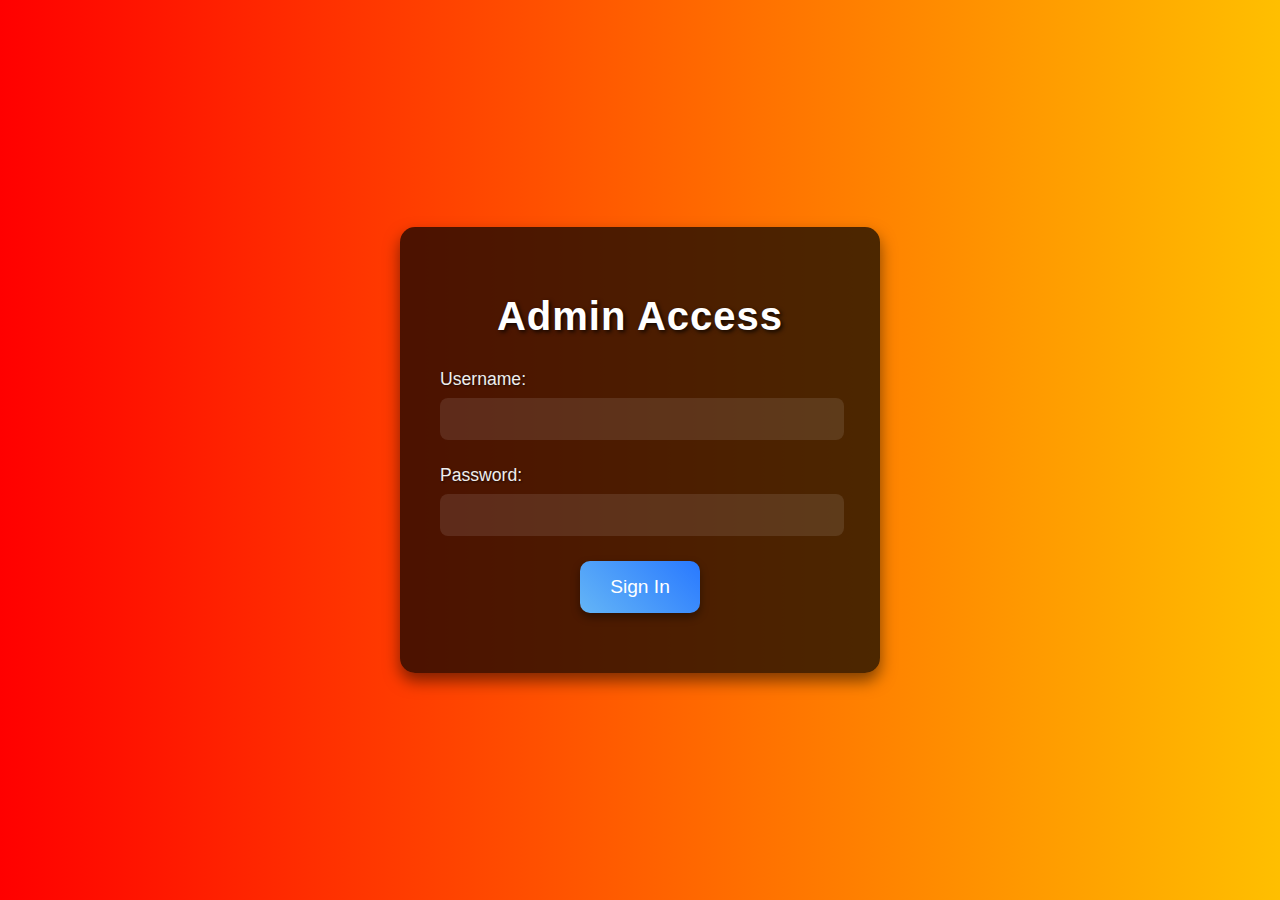
<file: adminlogin.html>
<!DOCTYPE html>
<html lang="en">
<head>
    <meta charset="UTF-8">
    <meta name="viewport" content="width=device-width, initial-scale=1.0">
    <title>Admin Login - San Andreas Roleplay: Evolved</title>
    <link rel="stylesheet" href="admin.css">
</head>
<body>
    <div class="login-container">
        <h1>Admin Access</h1>
        <form id="loginForm">
            <div class="input-group">
                <label for="username">Username:</label>
                <input type="text" id="username" name="username" required>
            </div>
            <div class="input-group">
                <label for="password">Password:</label>
                <input type="password" id="password" name="password" required>
            </div>
            <button type="submit" class="login-button">Sign In</button>
            <div id="error-message" class="error-message"></div>
        </form>
    </div>
    <script src="script.js"></script>
</body>
</html>
</file>
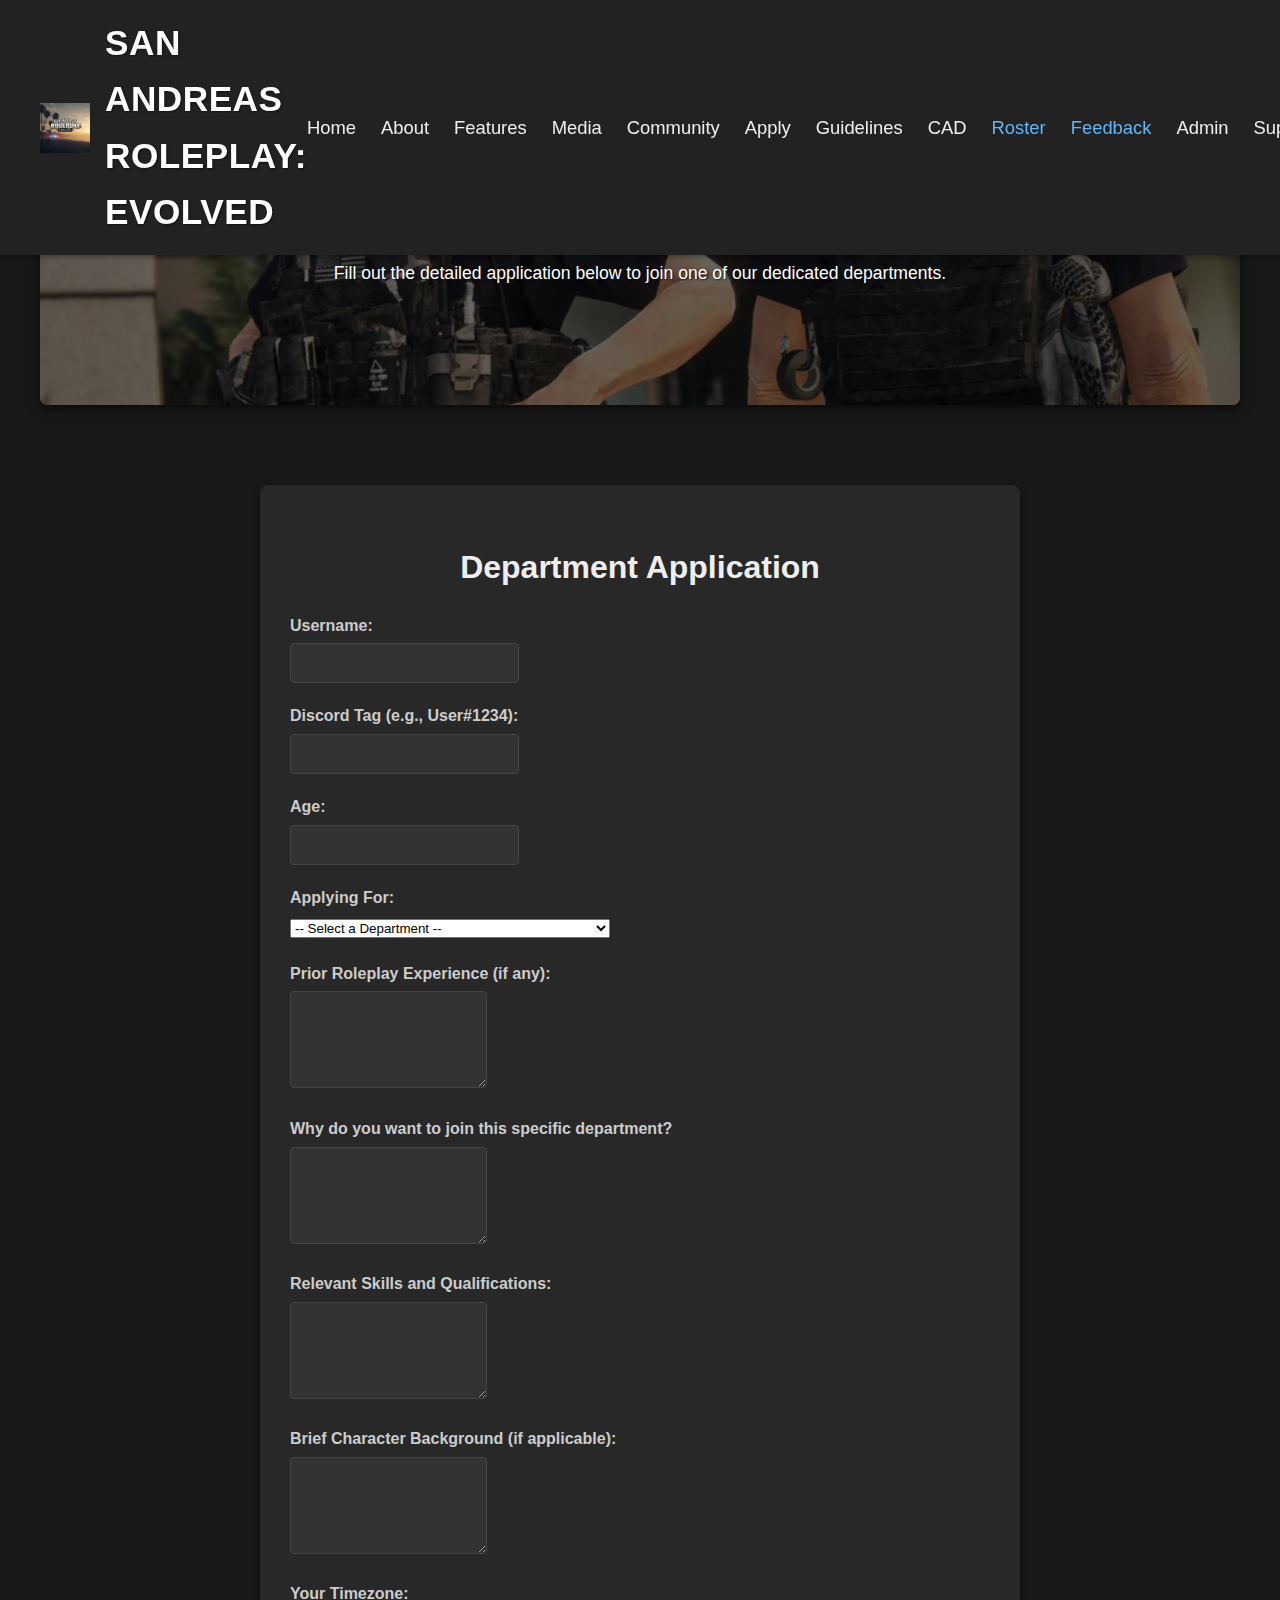
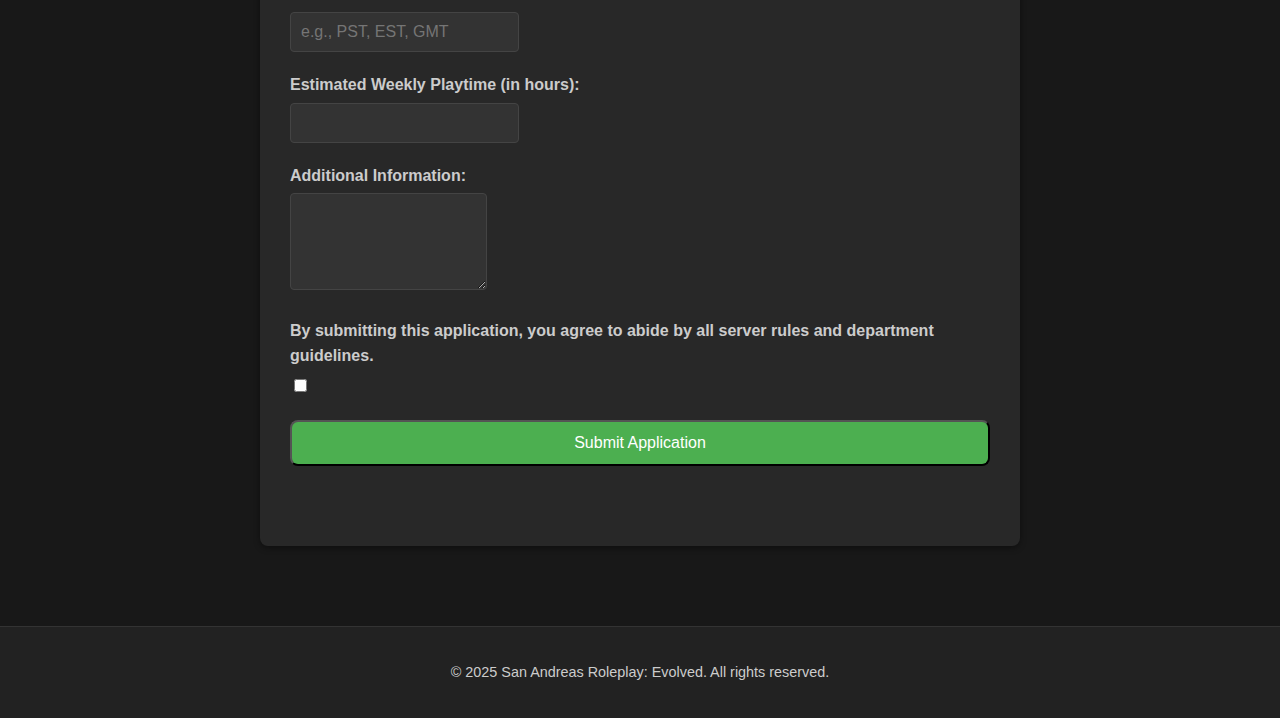
<file: apply.html>
<!DOCTYPE html>
<html lang="en">
<head>
    <meta charset="UTF-8">
    <meta name="viewport" content="width=device-width, initial-scale=1.0">
    <title>Apply - San Andreas Roleplay: Evolved</title>
    <link rel="stylesheet" href="apply.css">
    <link rel="stylesheet" href="navigation.css">
    <link rel="icon" href="images/favicon.ico" type="image/x-icon">

</head>
<body>
    <header>
        <div class="logo-container">
            <img src="images/logo.png" alt="San Andreas Roleplay: Evolved Logo" class="logo-image">
            <div class="logo-text">San Andreas Roleplay: Evolved</div>
        </div>
        <nav>
            <ul>
                <li><a href="index.html">Home</a></li>
                <li><a href="about.html">About</a></li>
                <li><a href="features.html">Features</a></li>
                <li><a href="media.html">Media</a></li>
                <li><a href="community.html">Community</a></li>
                <li><a href="apply.html">Apply</a></li>
                <li><a href="guidelines.html">Guidelines</a></li>
                <li><a href="cad.html">CAD</a></li>
                <li><a href="roster.html" class="active">Roster</a></li>
                <li><a href="feedback.html" class="active">Feedback</a></li>
                <li><a href="adminlogin.html">Admin</a></li>
                <li><a href="support.html">Support</a></li>
                        </ul>
        </nav>
    </header>

    <main>
        <section id="apply-hero">
            <div class="hero-content">
                <h1>Apply to Join a Department</h1>
                <p>Fill out the detailed application below to join one of our dedicated departments.</p>
            </div>
        </section>

        <section id="application-form" class="content-section">
            <div class="container">
                <h2>Department Application</h2>
                <form id="applicationForm">
                    <div class="form-group">
                        <label for="username">Username:</label>
                        <input type="text" id="username" name="username" required>
                    </div>
                    <div class="form-group">
                        <label for="discord">Discord Tag (e.g., User#1234):</label>
                        <input type="text" id="discord" name="discord" required>
                    </div>
                    <div class="form-group">
                        <label for="age">Age:</label>
                        <input type="number" id="age" name="age" min="13" required>
                    </div>
                    <div class="form-group">
                        <label for="department">Applying For:</label>
                        <select id="department" name="department" required>
                            <option value="">-- Select a Department --</option>
                            <option value="state-troopers">State Troopers (SAST)</option>
                            <option value="sheriffs-office">Sheriff's Office (BCSO)</option>
                            <option value="police-department">Police Department (LSPD/SSPD/BCPD)</option>
                            <option value="ems">Emergency Medical Services (SAFD/LSFD/BCFD)</option>
                            <option value="fire-department">Fire Department (SAFD/BCFD/LSFD)</option>
                            <option value="department-of-transportation">Department of Transportation (DOT)</option>
                            <option value="other">Other (Specify in Additional Information)</option>
                        </select>
                    </div>
                    <div class="form-group">
                        <label for="prior-experience">Prior Roleplay Experience (if any):</label>
                        <textarea id="prior-experience" name="prior-experience" rows="5"></textarea>
                    </div>
                    <div class="form-group">
                        <label for="why-department">Why do you want to join this specific department?</label>
                        <textarea id="why-department" name="why-department" rows="5" required></textarea>
                    </div>
                    <div class="form-group">
                        <label for="skills-qualifications">Relevant Skills and Qualifications:</label>
                        <textarea id="skills-qualifications" name="skills-qualifications" rows="5"></textarea>
                    </div>
                    <div class="form-group">
                        <label for="character-background">Brief Character Background (if applicable):</label>
                        <textarea id="character-background" name="character-background" rows="5"></textarea>
                    </div>
                    <div class="form-group">
                        <label for="timezone">Your Timezone:</label>
                        <input type="text" id="timezone" name="timezone" placeholder="e.g., PST, EST, GMT" required>
                    </div>
                    <div class="form-group">
                        <label for="playtime">Estimated Weekly Playtime (in hours):</label>
                        <input type="number" id="playtime" name="playtime" min="1" required>
                    </div>
                    <div class="form-group" id="other-department-field" style="display: none;">
                        <label for="other-department-specify">Specify Other Department:</label>
                        <input type="text" id="other-department-specify" name="other-department-specify">
                    </div>
                    <div class="form-group">
                        <label for="additional-info">Additional Information:</label>
                        <textarea id="additional-info" name="additional-info" rows="5"></textarea>
                    </div>
                    <div class="form-group">
                        <label for="agreement">By submitting this application, you agree to abide by all server rules and department guidelines.</label>
                        <input type="checkbox" id="agreement" name="agreement" required>
                    </div>
                    <button type="submit" class="button primary">Submit Application</button>
                    <div id="form-message" class="form-message"></div>
                </form>
            </div>
        </section>
    </main>

    <footer>
        <p>&copy; 2025 San Andreas Roleplay: Evolved. All rights reserved.</p>
    </footer>

    <script>
        document.addEventListener('DOMContentLoaded', () => {
            const applicationForm = document.getElementById('applicationForm');
            const formMessage = document.getElementById('form-message');
            const departmentSelect = document.getElementById('department');
            const otherDepartmentField = document.getElementById('other-department-field');
            const webhookURL = 'https://discord.com/api/webhooks/1365819110042243174/zEXp4YlDNvNfVuJSxzV5mXut9EAU_5OR7mG_yyOQ0mdzX0e7zw4iIlbvycUNS0PP504G'; // Replace with your actual webhook URL

            departmentSelect.addEventListener('change', () => {
                if (departmentSelect.value === 'other') {
                    otherDepartmentField.style.display = 'block';
                    document.getElementById('other-department-specify').setAttribute('required', '');
                } else {
                    otherDepartmentField.style.display = 'none';
                    document.getElementById('other-department-specify').removeAttribute('required');
                    document.getElementById('other-department-specify').value = ''; // Clear the field
                }
            });

            applicationForm.addEventListener('submit', async (event) => {
                event.preventDefault();

                const formData = new FormData(applicationForm);
                const applicationData = {};
                formData.forEach((value, key) => {
                    applicationData[key] = value;
                });

                const message = {
                    embeds: [{
                        title: `New Department Application - ${applicationData.department.replace(/-/g, ' ').split(' ').map(word => word.charAt(0).toUpperCase() + word.slice(1)).join(' ')}`,
                        fields: Object.entries(applicationData).map(([name, value]) => ({
                            name: name.charAt(0).toUpperCase() + name.slice(1).replace(/-/g, ' '),
                            value: value || 'Not provided',
                        })),
                        timestamp: new Date().toISOString(),
                    }],
                };

                try {
                    const response = await fetch(webhookURL, {
                        method: 'POST',
                        headers: {
                            'Content-Type': 'application/json',
                        },
                        body: JSON.stringify(message),
                    });

                    if (response.ok) {
                        formMessage.className = 'form-message success';
                        formMessage.textContent = 'Application submitted successfully! We will review it shortly. You will be contacted by a department head for further instructions!';
                        applicationForm.reset();
                        otherDepartmentField.style.display = 'none'; // Reset the 'other' field
                        document.getElementById('other-department-specify').removeAttribute('required');
                    } else {
                        formMessage.className = 'form-message error';
                        formMessage.textContent = `Failed to submit application. Error: ${response.statusText}`;
                        console.error('Discord webhook error:', response);
                    }
                } catch (error) {
                    formMessage.className = 'form-message error';
                    formMessage.textContent = 'An unexpected error occurred while submitting the application.';
                    console.error('Fetch error:', error);
                }
            });
        });
    </script>
</body>
</html>
</file>
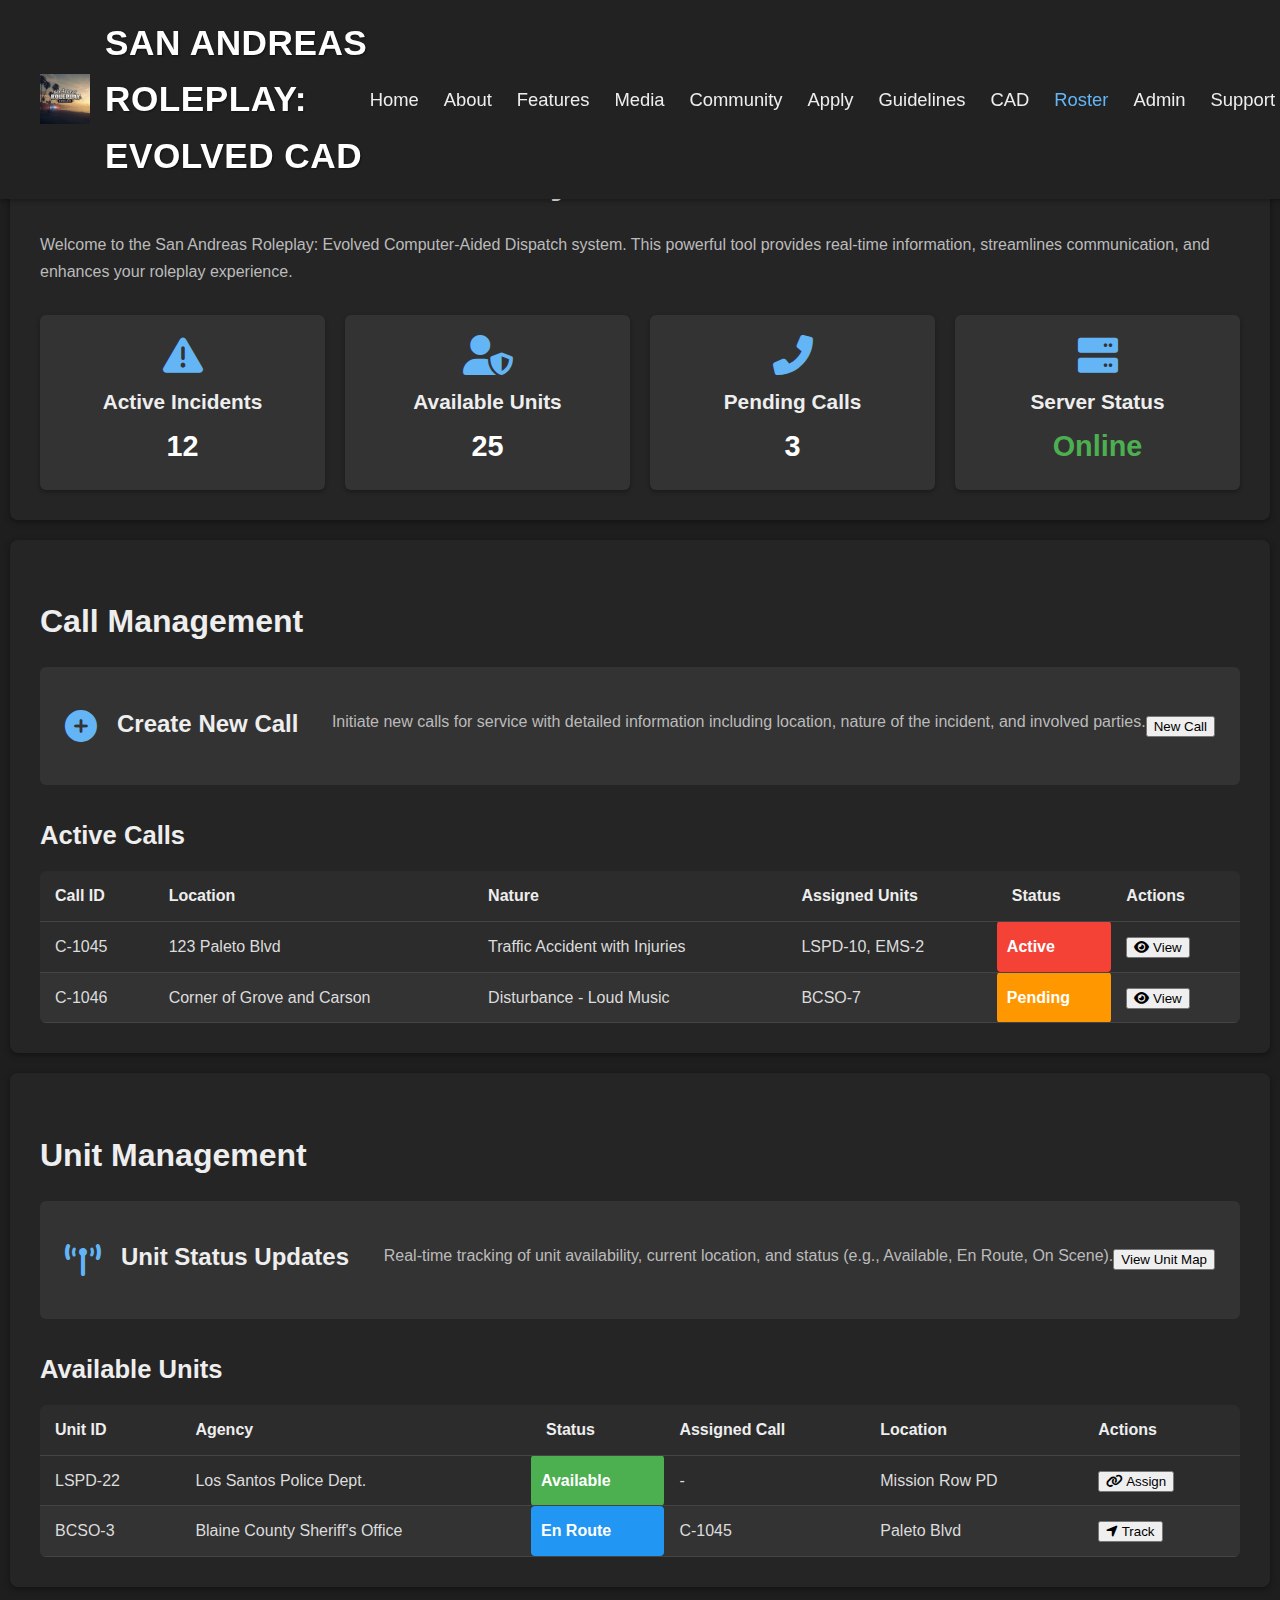
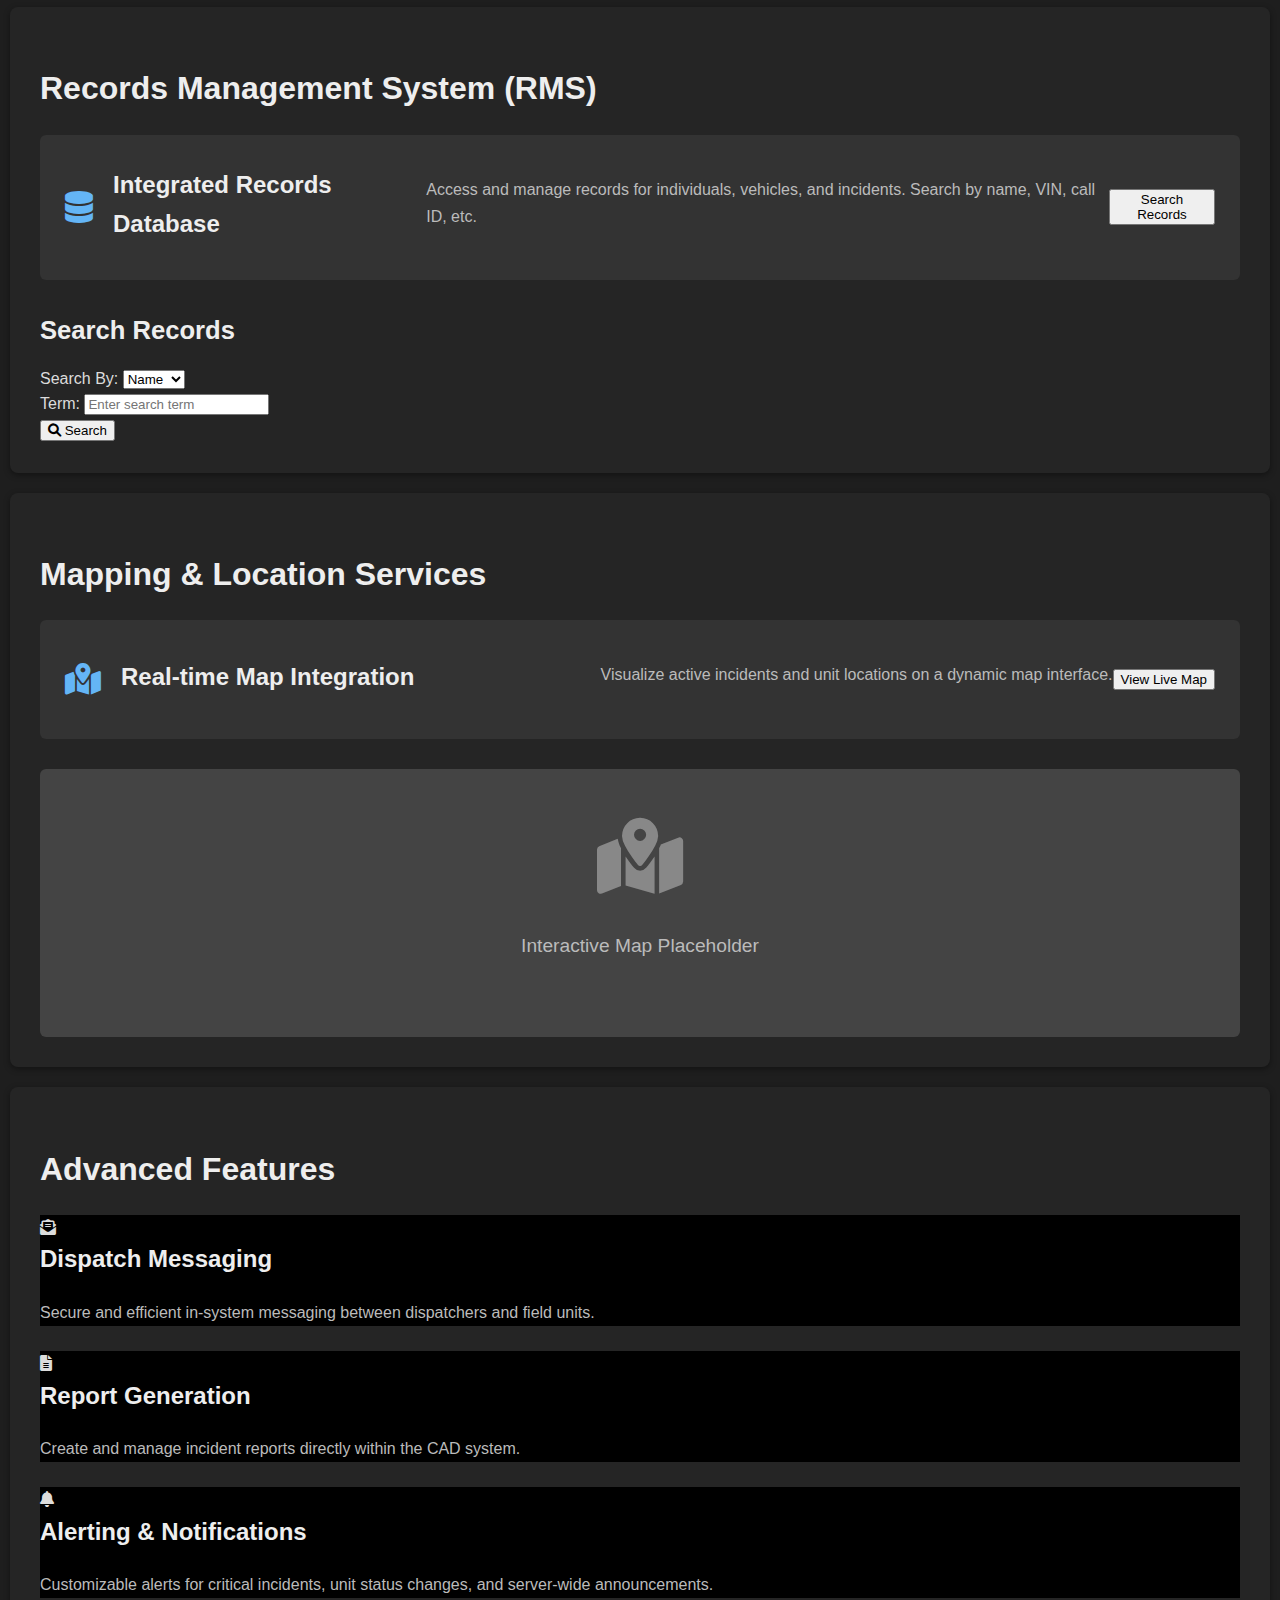
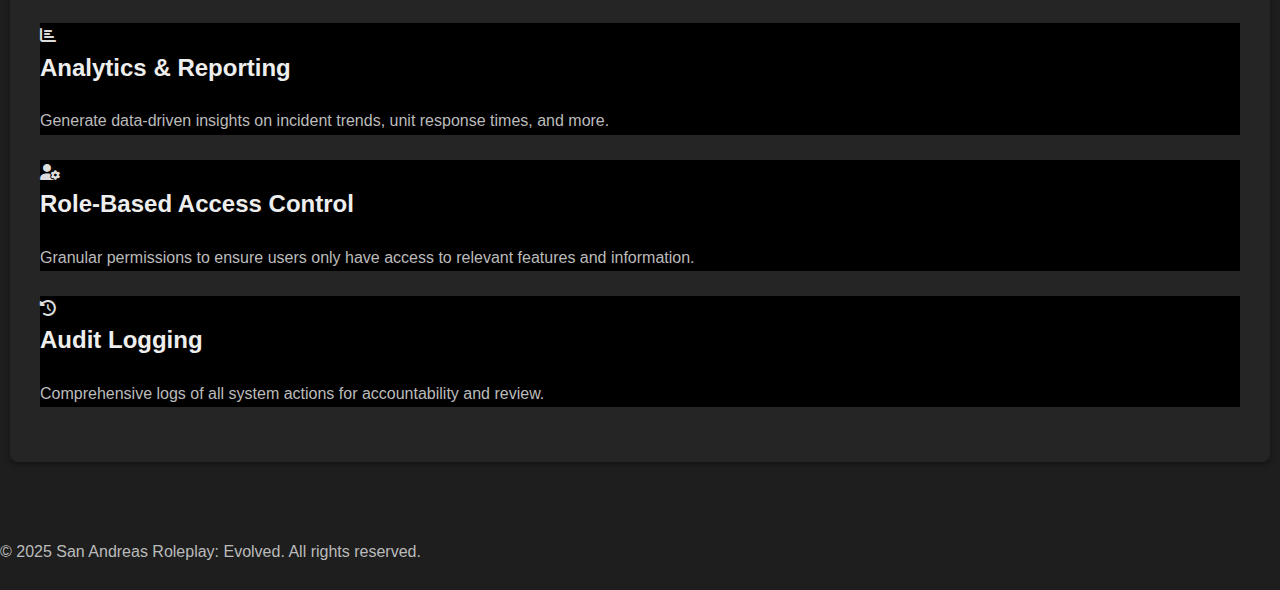
<file: cad.html>
<!DOCTYPE html>
<html lang="en">
<head>
    <meta charset="UTF-8">
    <meta name="viewport" content="width=device-width, initial-scale=1.0">
    <title>CAD - San Andreas Roleplay: Evolved</title>
    <link rel="stylesheet" href="cad.css">
    <link rel="stylesheet" href="navigation.css"> </head>
    <link rel="stylesheet" href="https://cdnjs.cloudflare.com/ajax/libs/font-awesome/6.0.0-beta3/css/all.min.css">
    <link rel="icon" href="images/favicon.ico" type="image/x-icon">

</head>
<body>
    <header>
        <div class="logo-container">
            <img src="images/logo.png" alt="San Andreas Roleplay: Evolved Logo" class="logo-image">
            <div class="logo-text">San Andreas Roleplay: Evolved CAD</div>
        </div>
        <nav>
            <ul>
                <li><a href="index.html">Home</a></li>
                <li><a href="about.html">About</a></li>
                <li><a href="features.html">Features</a></li>
                <li><a href="media.html">Media</a></li>
                <li><a href="community.html">Community</a></li>
                <li><a href="apply.html">Apply</a></li>
                <li><a href="guidelines.html">Guidelines</a></li>
                <li><a href="cad.html">CAD</a></li>
                <li><a href="roster.html" class="active">Roster</a></li>
                <li><a href="adminlogin.html">Admin</a></li>
                <li><a href="support.html">Support</a></li>
            </ul>
        </nav>
    </header>

    <main id="cad-dashboard">
        <section id="overview">
            <div class="container">
                <h1>CAD System Overview</h1>
                <p>Welcome to the San Andreas Roleplay: Evolved Computer-Aided Dispatch system. This powerful tool provides real-time information, streamlines communication, and enhances your roleplay experience.</p>
                <div class="dashboard-widgets">
                    <div class="widget active-incidents">
                        <i class="fas fa-exclamation-triangle"></i>
                        <h3>Active Incidents</h3>
                        <span class="data">12</span>
                    </div>
                    <div class="widget available-units">
                        <i class="fas fa-user-shield"></i>
                        <h3>Available Units</h3>
                        <span class="data">25</span>
                    </div>
                    <div class="widget pending-calls">
                        <i class="fas fa-phone-alt"></i>
                        <h3>Pending Calls</h3>
                        <span class="data">3</span>
                    </div>
                    <div class="widget server-status">
                        <i class="fas fa-server"></i>
                        <h3>Server Status</h3>
                        <span class="data online">Online</span>
                    </div>
                </div>
            </div>
        </section>

        <section id="call-management">
            <div class="container">
                <h2>Call Management</h2>
                <div class="feature-highlight">
                    <i class="fas fa-plus-circle"></i>
                    <h3>Create New Call</h3>
                    <p>Initiate new calls for service with detailed information including location, nature of the incident, and involved parties.</p>
                    <button class="button primary small">New Call</button>
                </div>
                <div class="call-list">
                    <h3>Active Calls</h3>
                    <table>
                        <thead>
                            <tr>
                                <th>Call ID</th>
                                <th>Location</th>
                                <th>Nature</th>
                                <th>Assigned Units</th>
                                <th>Status</th>
                                <th>Actions</th>
                            </tr>
                        </thead>
                        <tbody>
                            <tr>
                                <td>C-1045</td>
                                <td>123 Paleto Blvd</td>
                                <td>Traffic Accident with Injuries</td>
                                <td>LSPD-10, EMS-2</td>
                                <td class="status active">Active</td>
                                <td><button class="button secondary small"><i class="fas fa-eye"></i> View</button></td>
                            </tr>
                            <tr>
                                <td>C-1046</td>
                                <td>Corner of Grove and Carson</td>
                                <td>Disturbance - Loud Music</td>
                                <td>BCSO-7</td>
                                <td class="status pending">Pending</td>
                                <td><button class="button secondary small"><i class="fas fa-eye"></i> View</button></td>
                            </tr>
                            </tbody>
                    </table>
                </div>
            </div>
        </section>

        <section id="unit-management">
            <div class="container">
                <h2>Unit Management</h2>
                <div class="feature-highlight">
                    <i class="fas fa-broadcast-tower"></i>
                    <h3>Unit Status Updates</h3>
                    <p>Real-time tracking of unit availability, current location, and status (e.g., Available, En Route, On Scene).</p>
                    <button class="button secondary small">View Unit Map</button>
                </div>
                <div class="unit-list">
                    <h3>Available Units</h3>
                    <table>
                        <thead>
                            <tr>
                                <th>Unit ID</th>
                                <th>Agency</th>
                                <th>Status</th>
                                <th>Assigned Call</th>
                                <th>Location</th>
                                <th>Actions</th>
                            </tr>
                        </thead>
                        <tbody>
                            <tr>
                                <td>LSPD-22</td>
                                <td>Los Santos Police Dept.</td>
                                <td class="status available">Available</td>
                                <td>-</td>
                                <td>Mission Row PD</td>
                                <td><button class="button primary small"><i class="fas fa-link"></i> Assign</button></td>
                            </tr>
                            <tr>
                                <td>BCSO-3</td>
                                <td>Blaine County Sheriff's Office</td>
                                <td class="status en-route">En Route</td>
                                <td>C-1045</td>
                                <td>Paleto Blvd</td>
                                <td><button class="button secondary small"><i class="fas fa-location-arrow"></i> Track</button></td>
                            </tr>
                            </tbody>
                    </table>
                </div>
            </div>
        </section>

        <section id="records-management">
            <div class="container">
                <h2>Records Management System (RMS)</h2>
                <div class="feature-highlight">
                    <i class="fas fa-database"></i>
                    <h3>Integrated Records Database</h3>
                    <p>Access and manage records for individuals, vehicles, and incidents. Search by name, VIN, call ID, etc.</p>
                    <button class="button primary small">Search Records</button>
                </div>
                <div class="rms-search">
                    <h3>Search Records</h3>
                    <form>
                        <div class="form-group inline">
                            <label for="search-type">Search By:</label>
                            <select id="search-type">
                                <option value="name">Name</option>
                                <option value="vin">VIN</option>
                                <option value="call-id">Call ID</option>
                                </select>
                        </div>
                        <div class="form-group inline">
                            <label for="search-term">Term:</label>
                            <input type="text" id="search-term" placeholder="Enter search term">
                        </div>
                        <button type="submit" class="button secondary small"><i class="fas fa-search"></i> Search</button>
                    </form>
                    </div>
            </div>
        </section>

        <section id="mapping-integration">
            <div class="container">
                <h2>Mapping & Location Services</h2>
                <div class="feature-highlight">
                    <i class="fas fa-map-marked-alt"></i>
                    <h3>Real-time Map Integration</h3>
                    <p>Visualize active incidents and unit locations on a dynamic map interface.</p>
                    <button class="button primary small">View Live Map</button>
                </div>
                <div class="map-placeholder">
                    <i class="fas fa-map-marked-alt fa-5x"></i>
                    <p>Interactive Map Placeholder</p>
                    </div>
            </div>
        </section>

        <section id="advanced-features">
            <div class="container">
                <h2>Advanced Features</h2>
                <div class="feature-grid">
                    <div class="advanced-feature-item">
                        <i class="fas fa-envelope-open-text"></i>
                        <h3>Dispatch Messaging</h3>
                        <p>Secure and efficient in-system messaging between dispatchers and field units.</p>
                    </div>
                    <div class="advanced-feature-item">
                        <i class="fas fa-file-alt"></i>
                        <h3>Report Generation</h3>
                        <p>Create and manage incident reports directly within the CAD system.</p>
                    </div>
                    <div class="advanced-feature-item">
                        <i class="fas fa-bell"></i>
                        <h3>Alerting & Notifications</h3>
                        <p>Customizable alerts for critical incidents, unit status changes, and server-wide announcements.</p>
                    </div>
                    <div class="advanced-feature-item">
                        <i class="fas fa-chart-bar"></i>
                        <h3>Analytics & Reporting</h3>
                        <p>Generate data-driven insights on incident trends, unit response times, and more.</p>
                    </div>
                    <div class="advanced-feature-item">
                        <i class="fas fa-user-cog"></i>
                        <h3>Role-Based Access Control</h3>
                        <p>Granular permissions to ensure users only have access to relevant features and information.</p>
                    </div>
                    <div class="advanced-feature-item">
                        <i class="fas fa-history"></i>
                        <h3>Audit Logging</h3>
                        <p>Comprehensive logs of all system actions for accountability and review.</p>
                    </div>
                </div>
            </div>
        </section>
    </main>

    <footer>
        <p>&copy; 2025 San Andreas Roleplay: Evolved. All rights reserved.</p>
    </footer>
</body>
</html>
</file>
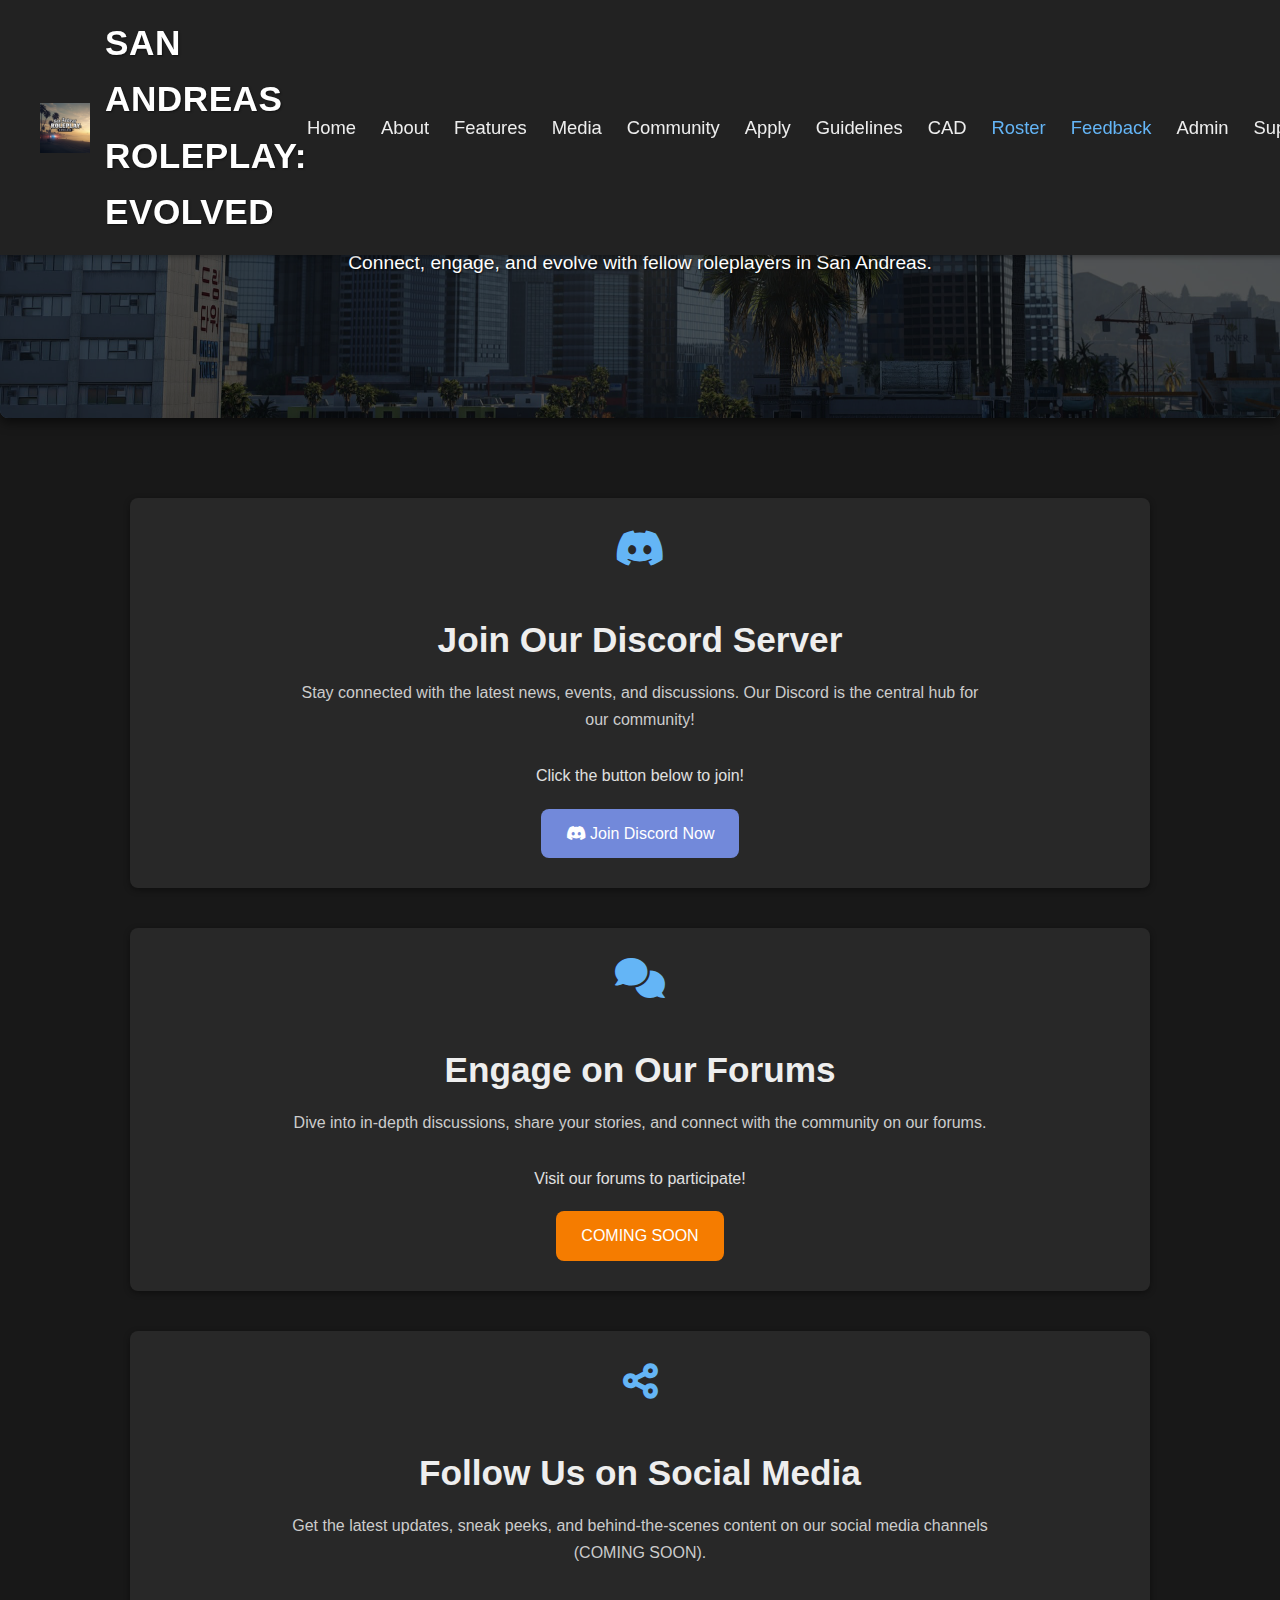
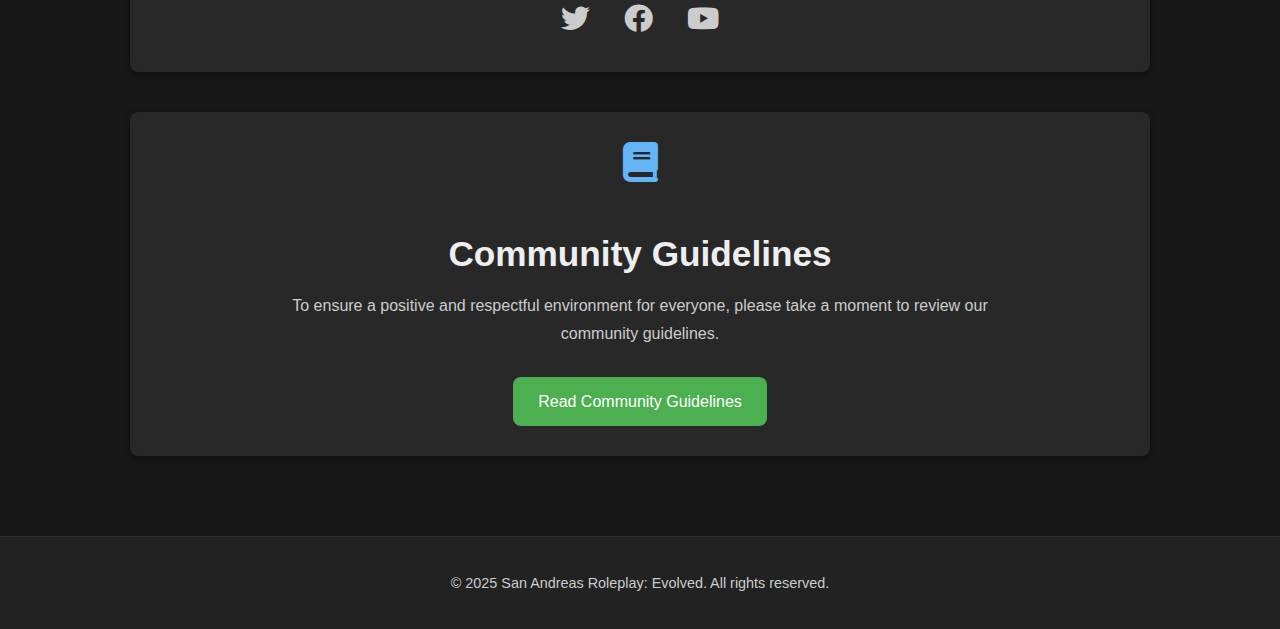
<file: community.html>
<!DOCTYPE html>
<html lang="en">
<head>
    <meta charset="UTF-8">
    <meta name="viewport" content="width=device-width, initial-scale=1.0">
    <title>Community - San Andreas Roleplay: Evolved</title>
    <link rel="stylesheet" href="community.css">
    <link rel="stylesheet" href="navigation.css">
    <link rel="icon" href="images/favicon.ico" type="image/x-icon">
    <link rel="stylesheet" href="https://cdnjs.cloudflare.com/ajax/libs/font-awesome/6.0.0-beta3/css/all.min.css">
</head>
<body>
    <header>
        <div class="logo-container">
            <img src="images/logo.png" alt="San Andreas Roleplay: Evolved Logo" class="logo-image">
            <div class="logo-text">San Andreas Roleplay: Evolved</div>
        </div>
        <nav>
            <ul>
                <li><a href="index.html">Home</a></li>
                <li><a href="about.html">About</a></li>
                <li><a href="features.html">Features</a></li>
                <li><a href="media.html">Media</a></li>
                <li><a href="community.html">Community</a></li>
                <li><a href="apply.html">Apply</a></li>
                <li><a href="guidelines.html">Guidelines</a></li>
                <li><a href="cad.html">CAD</a></li>
                <li><a href="roster.html" class="active">Roster</a></li>
                <li><a href="feedback.html" class="active">Feedback</a></li>
                <li><a href="adminlogin.html">Admin</a></li>
                <li><a href="support.html">Support</a></li>
                    </nav>
    </header>

    <section id="community-hero">
        <div class="hero-content">
            <h1>Our Vibrant Community</h1>
            <p>Connect, engage, and evolve with fellow roleplayers in San Andreas.</p>
        </div>
    </section>

    <main>
        <section id="discord-section" class="community-section">
            <div class="container">
                <div class="section-heading">
                    <i class="fab fa-discord"></i>
                    <h2>Join Our Discord Server</h2>
                    <p>Stay connected with the latest news, events, and discussions. Our Discord is the central hub for our community!</p>
                </div>
                <div class="discord-widget">
                    <p>Click the button below to join!</p>
                    <a href="https://discord.gg/bnY6n93ctq" class="button primary"><i class="fab fa-discord"></i> Join Discord Now</a>
                </div>
            </div>
        </section>

        <section id="forums-section" class="community-section">
            <div class="container">
                <div class="section-heading">
                    <i class="fas fa-comments"></i>
                    <h2>Engage on Our Forums</h2>
                    <p>Dive into in-depth discussions, share your stories, and connect with the community on our forums.</p>
                </div>
                <div class="forums-link">
                    <p>Visit our forums to participate!</p>
                    <a href="forums.html" class="button secondary"><i></i> COMING SOON</a>
                </div>
            </div>
        </section>

        <section id="social-media-section" class="community-section">
            <div class="container">
                <div class="section-heading">
                    <i class="fas fa-share-alt"></i>
                    <h2>Follow Us on Social Media</h2>
                    <p>Get the latest updates, sneak peeks, and behind-the-scenes content on our social media channels (COMING SOON).</p>
                </div>
                <div class="social-links">
                    <a href="#" class="social-icon"><i class="fab fa-twitter"></i></a>
                    <a href="#" class="social-icon"><i class="fab fa-facebook"></i></a>
                    <a href="#" class="social-icon"><i class="fab fa-youtube"></i></a>
                    </div>
            </div>
        </section>

        <section id="community-guidelines" class="community-section">
            <div class="container">
                <div class="section-heading">
                    <i class="fas fa-book"></i>
                    <h2>Community Guidelines</h2>
                    <p>To ensure a positive and respectful environment for everyone, please take a moment to review our community guidelines.</p>
                </div>
                <div class="guidelines-link">
                    <a href="guidelines.html" class="button tertiary">Read Community Guidelines</a>
                </div>
            </div>
        </section>
    </main>

    <footer>
        <p>&copy; 2025 San Andreas Roleplay: Evolved. All rights reserved.</p>
    </footer>
</body>
</html>
</file>
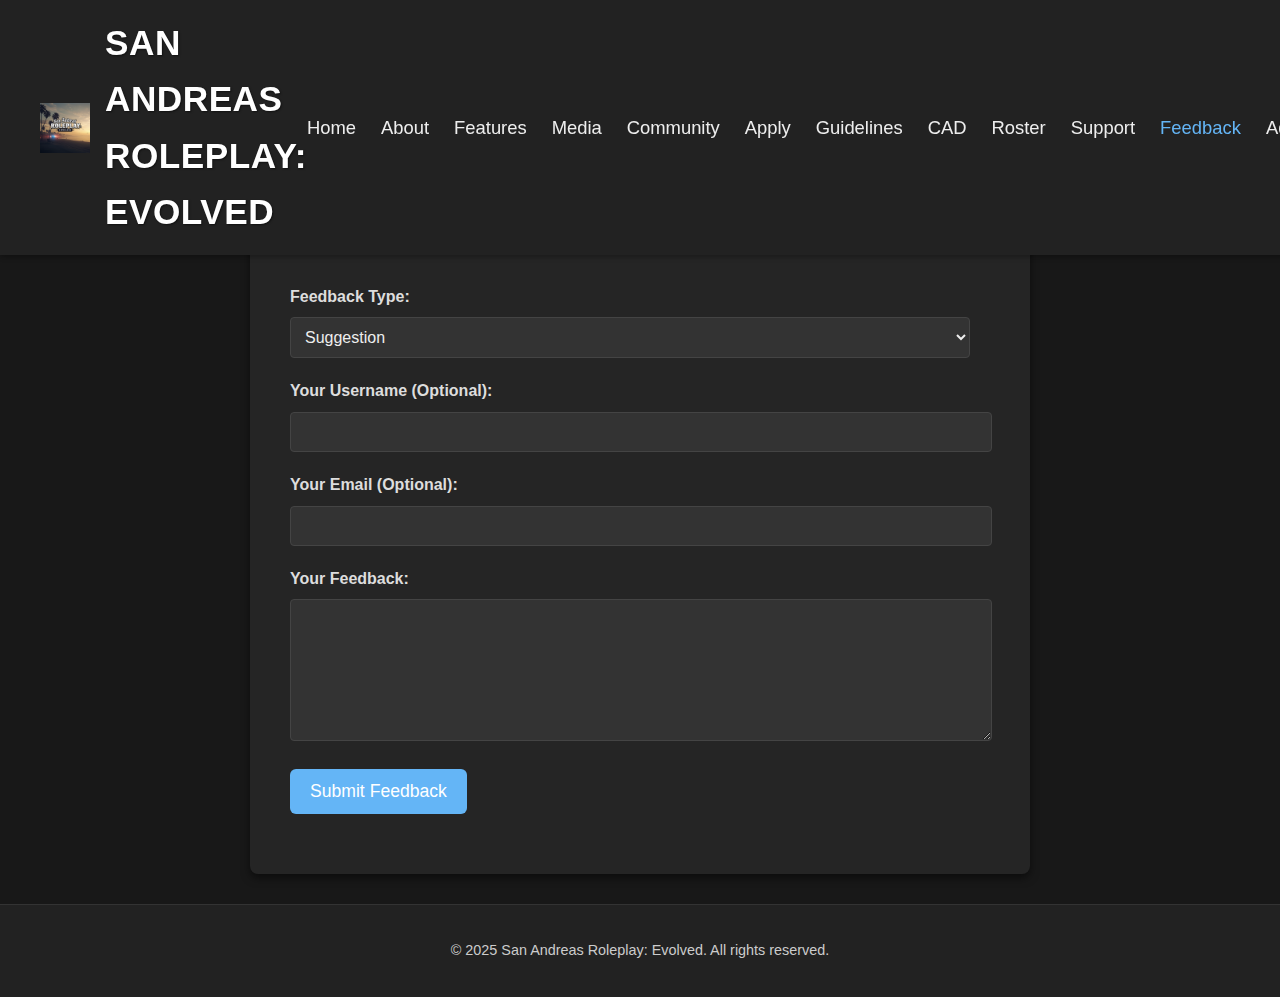
<file: feedback.html>
<!DOCTYPE html>
<html lang="en">
<head>
    <meta charset="UTF-8">
    <meta name="viewport" content="width=device-width, initial-scale=1.0">
    <title>Feedback - San Andreas Roleplay: Evolved</title>
    <link rel="stylesheet" href="feedback.css">
      <link rel="stylesheet" href="navigation.css">
    <link rel="icon" href="images/favicon.ico" type="image/x-icon">
</head>
<body>
    <header>
        <div class="logo-container">
            <img src="images/logo.png" alt="San Andreas Roleplay: Evolved Logo" class="logo-image">
            <div class="logo-text">San Andreas Roleplay: Evolved</div>
        </div>
        <nav>
            <ul>
                <li><a href="index.html">Home</a></li>
                <li><a href="about.html">About</a></li>
                <li><a href="features.html">Features</a></li>
                <li><a href="media.html">Media</a></li>
                <li><a href="community.html">Community</a></li>
                <li><a href="apply.html">Apply</a></li>
                <li><a href="guidelines.html">Guidelines</a></li>
                <li><a href="cad.html">CAD</a></li>
                <li><a href="roster.html">Roster</a></li>
                <li><a href="support.html">Support</a></li>
                <li><a href="feedback.html" class="active">Feedback</a></li>
                <li><a href="adminlogin.html">Admin</a></li>
            </ul>
        </nav>
    </header>

    <main id="feedback-page">
        <section class="feedback-section">
            <h1>Share Your Feedback</h1>
            <p>Your feedback is valuable in helping us improve San Andreas Roleplay: Evolved. Please take a moment to share your thoughts, suggestions, or bug reports.</p>
            <form id="feedbackForm">
                <div class="form-group">
                    <label for="feedbackType">Feedback Type:</label>
                    <select id="feedbackType" name="feedbackType">
                        <option value="suggestion">Suggestion</option>
                        <option value="bugReport">Bug Report</option>
                        <option value="complaint">Complaint</option>
                        <option value="compliment">Compliment</option>
                        <option value="other">Other</option>
                    </select>
                </div>
                <div class="form-group">
                    <label for="username">Your Username (Optional):</label>
                    <input type="text" id="username" name="username">
                </div>
                <div class="form-group">
                    <label for="email">Your Email (Optional):</label>
                    <input type="email" id="email" name="email">
                </div>
                <div class="form-group">
                    <label for="feedbackText">Your Feedback:</label>
                    <textarea id="feedbackText" name="feedbackText" rows="8" required></textarea>
                </div>
                <div class="form-group">
                    <button type="submit" class="submit-button">Submit Feedback</button>
                    <div id="submission-message" class="submission-message"></div>
                </div>
            </form>
        </section>
    </main>

    <footer>
        <p>&copy; 2025 San Andreas Roleplay: Evolved. All rights reserved.</p>
    </footer>

    <script src="feedback.js"></script>
</body>
</html>
</file>
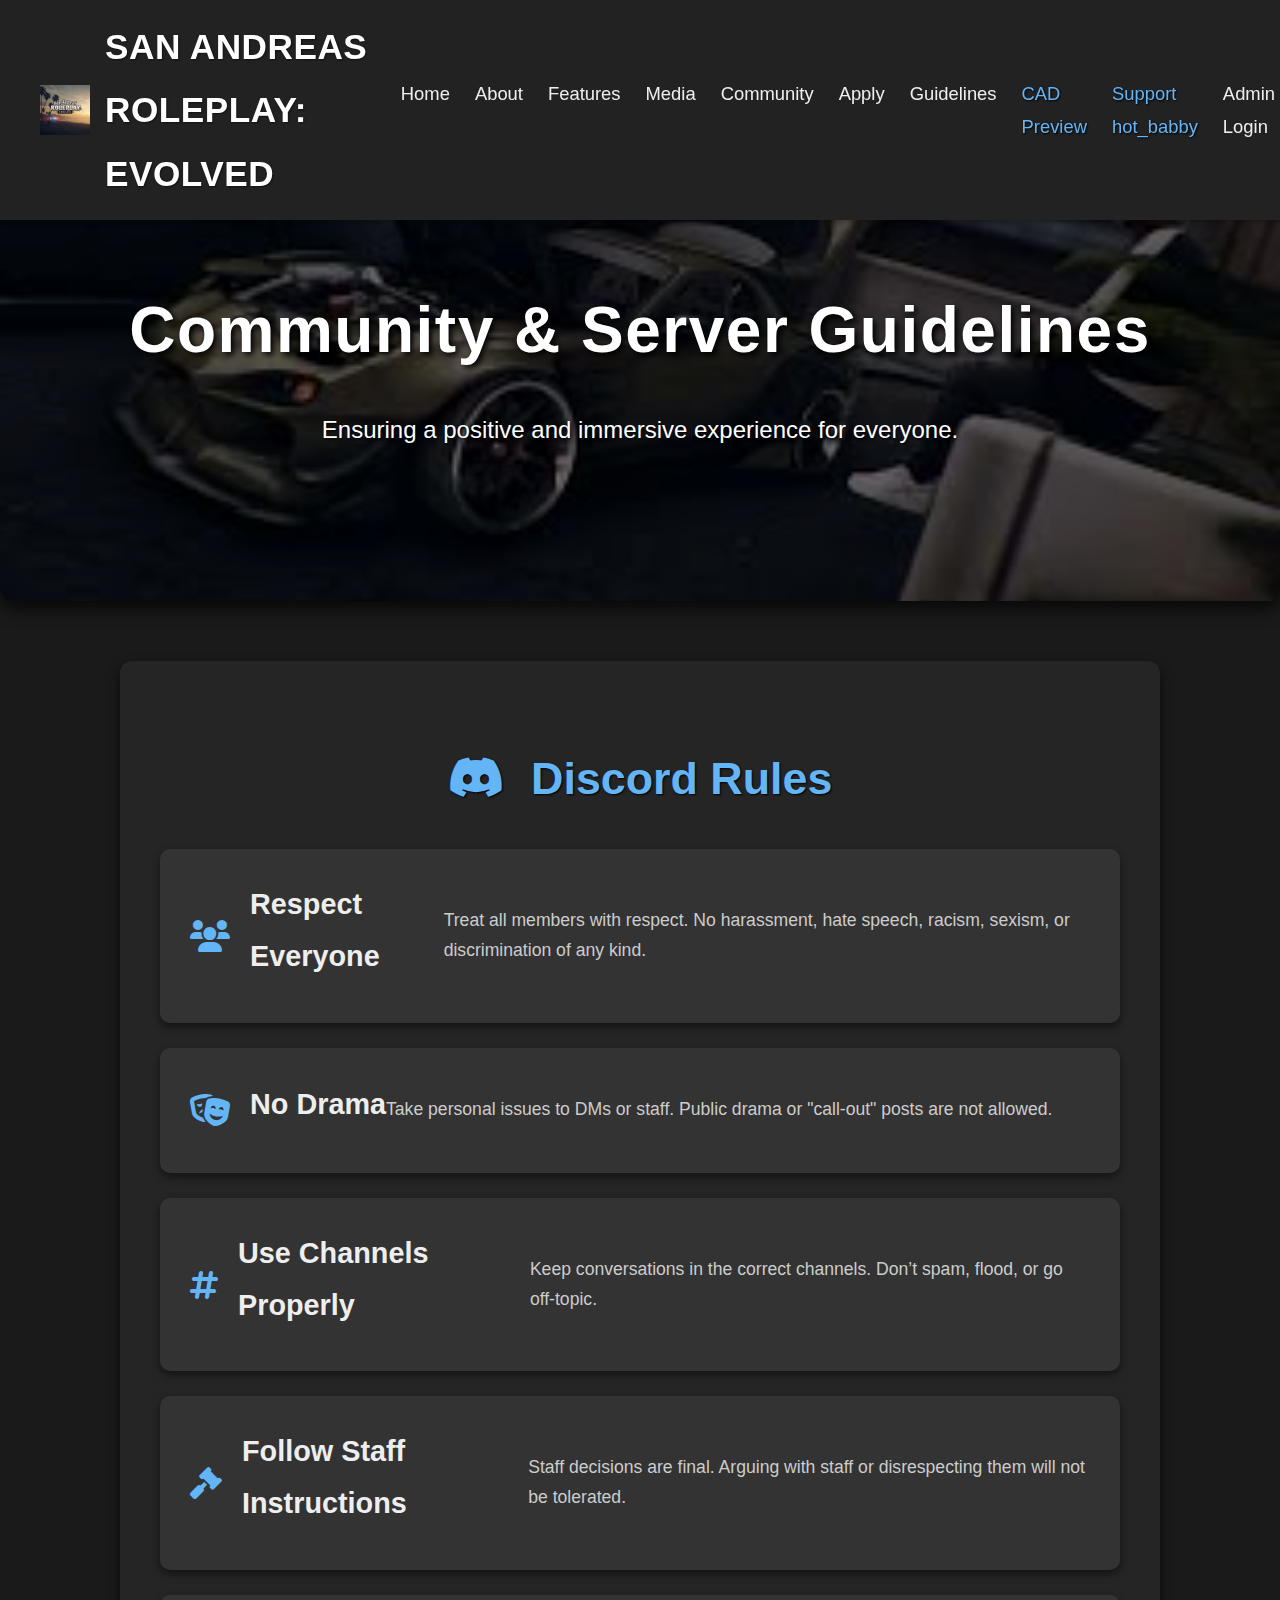
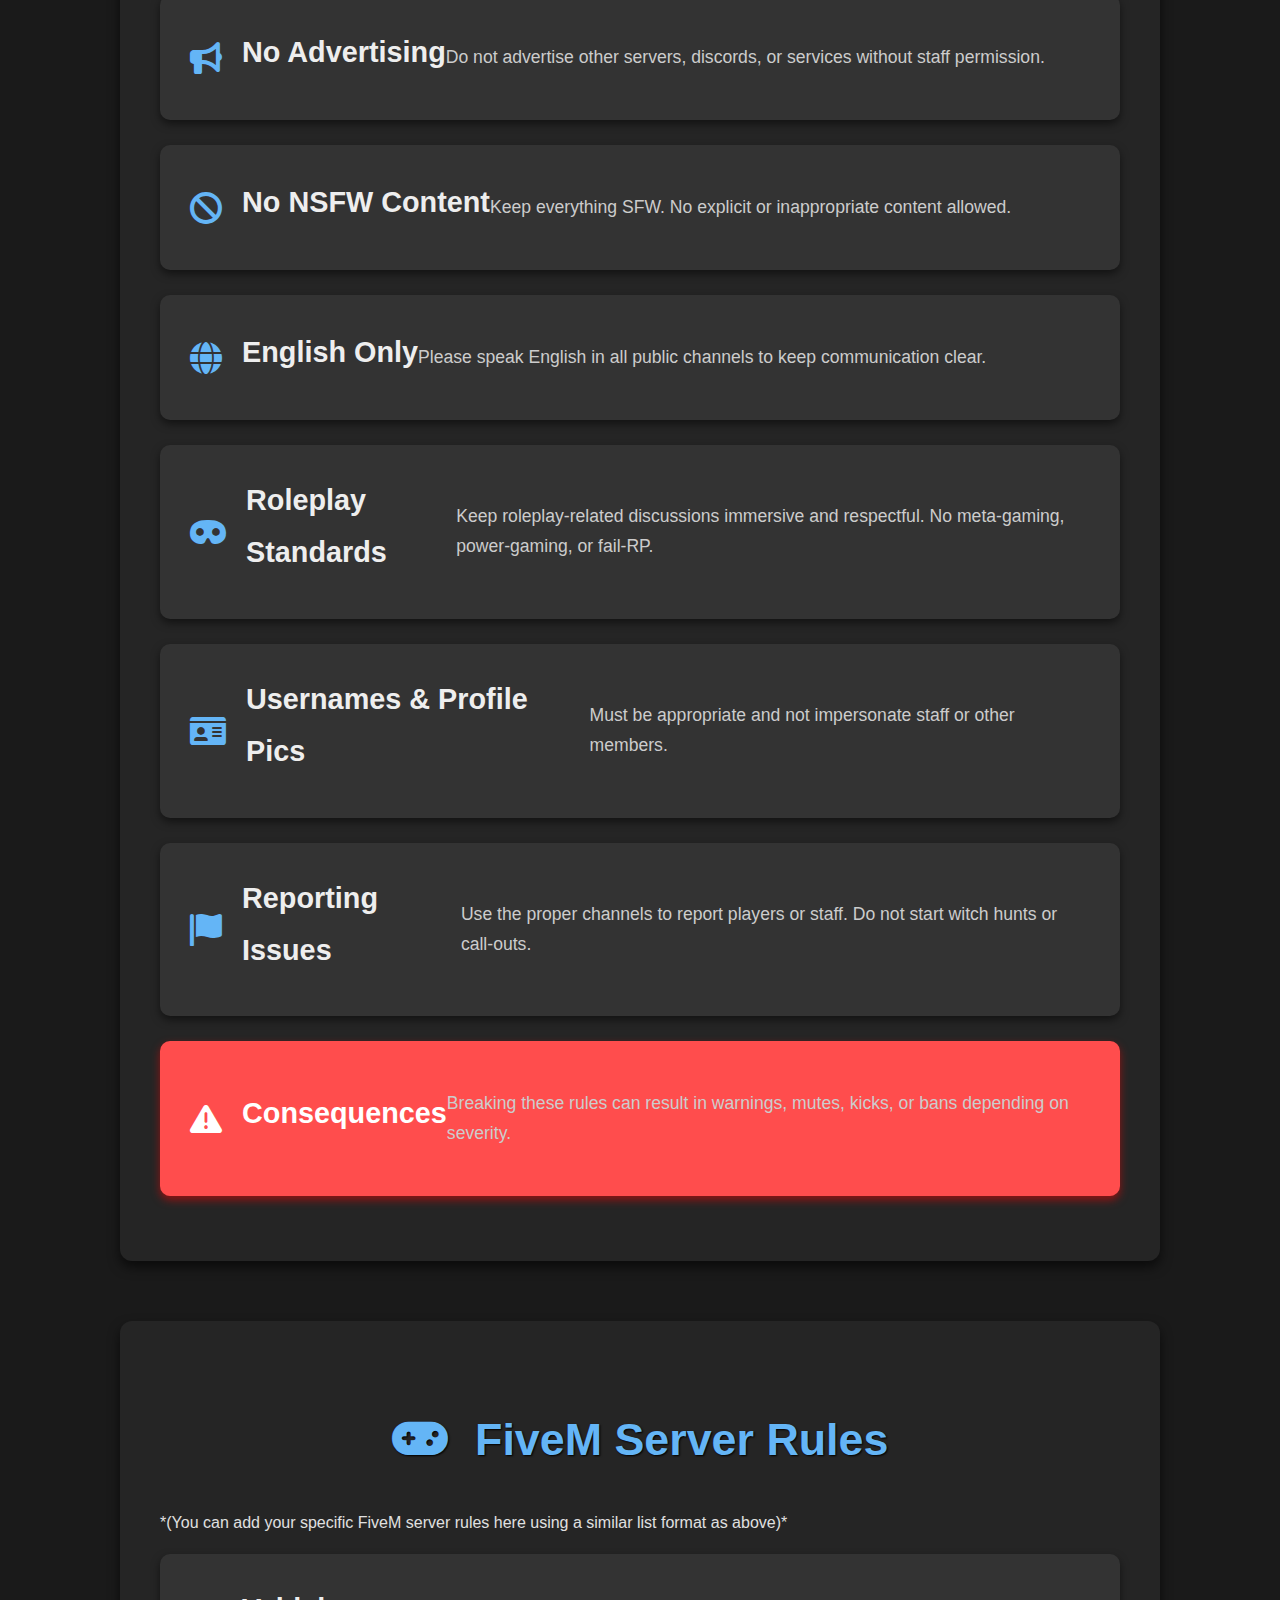
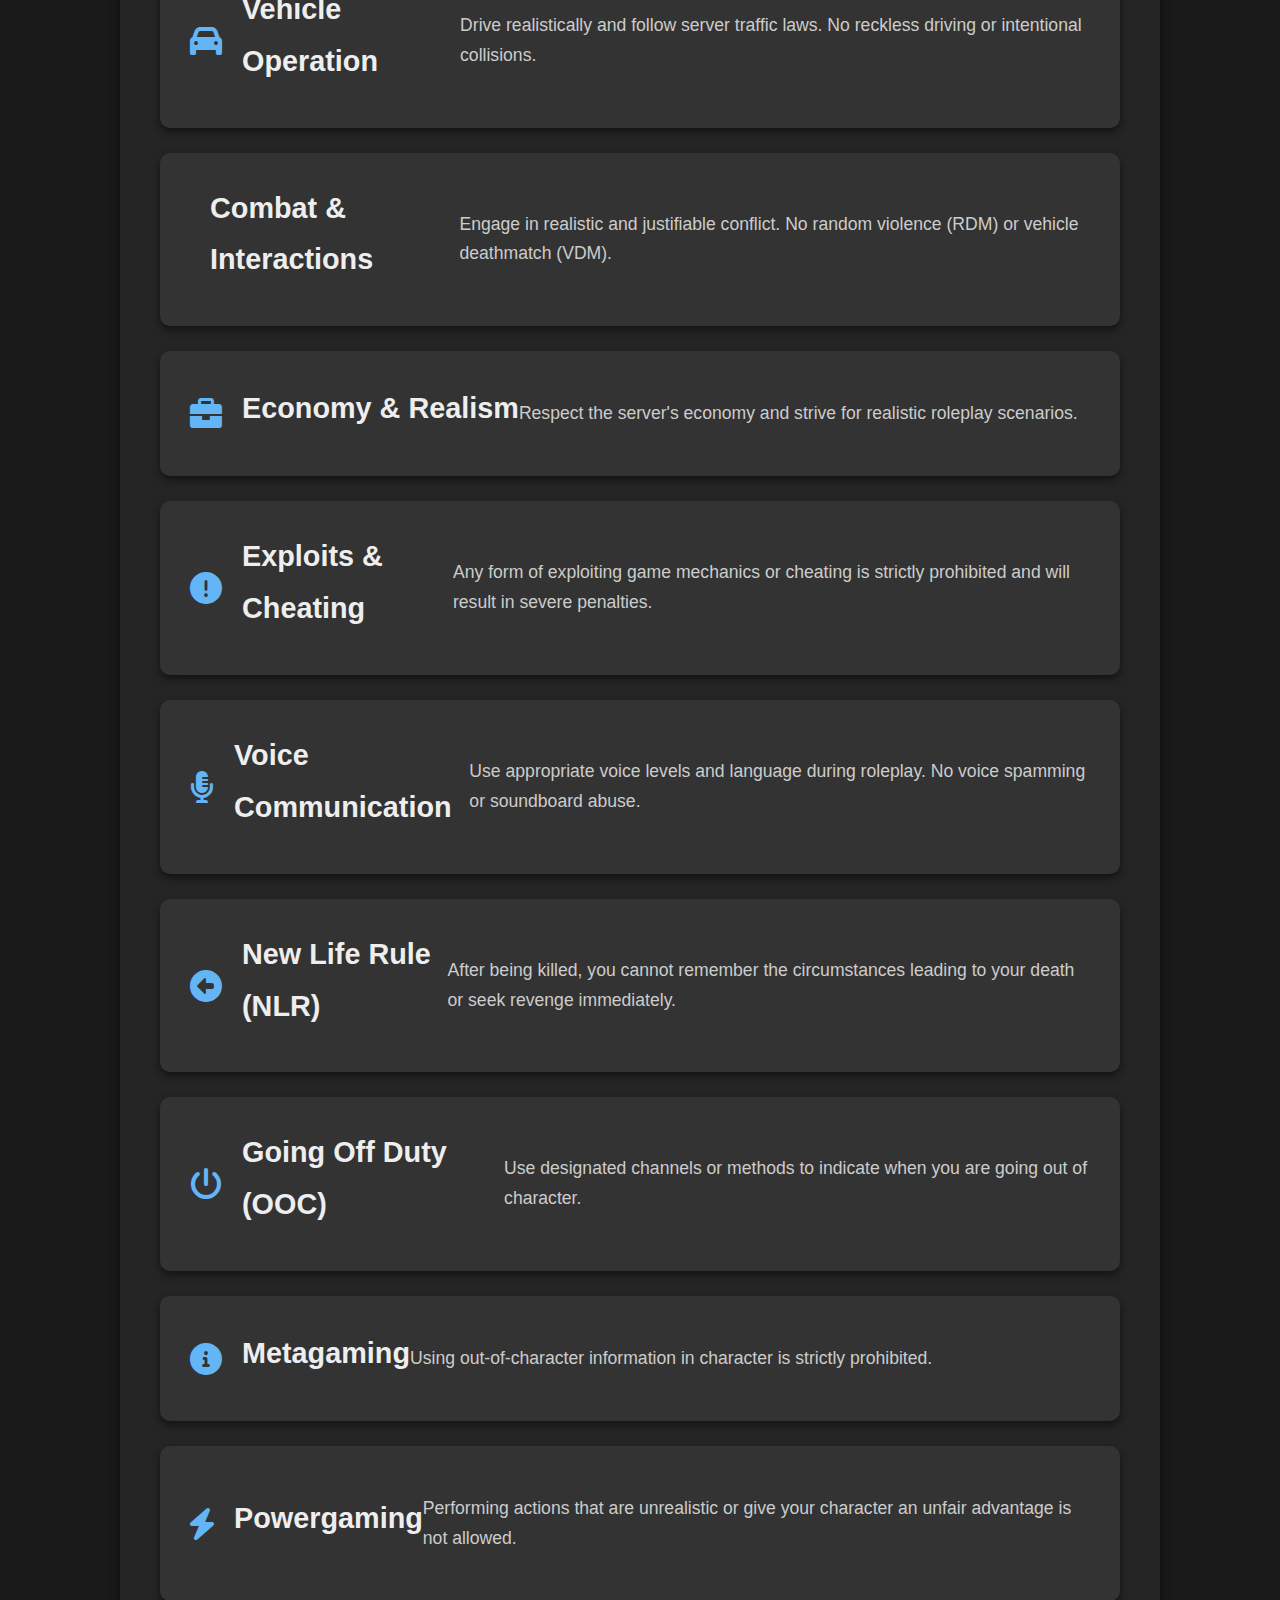
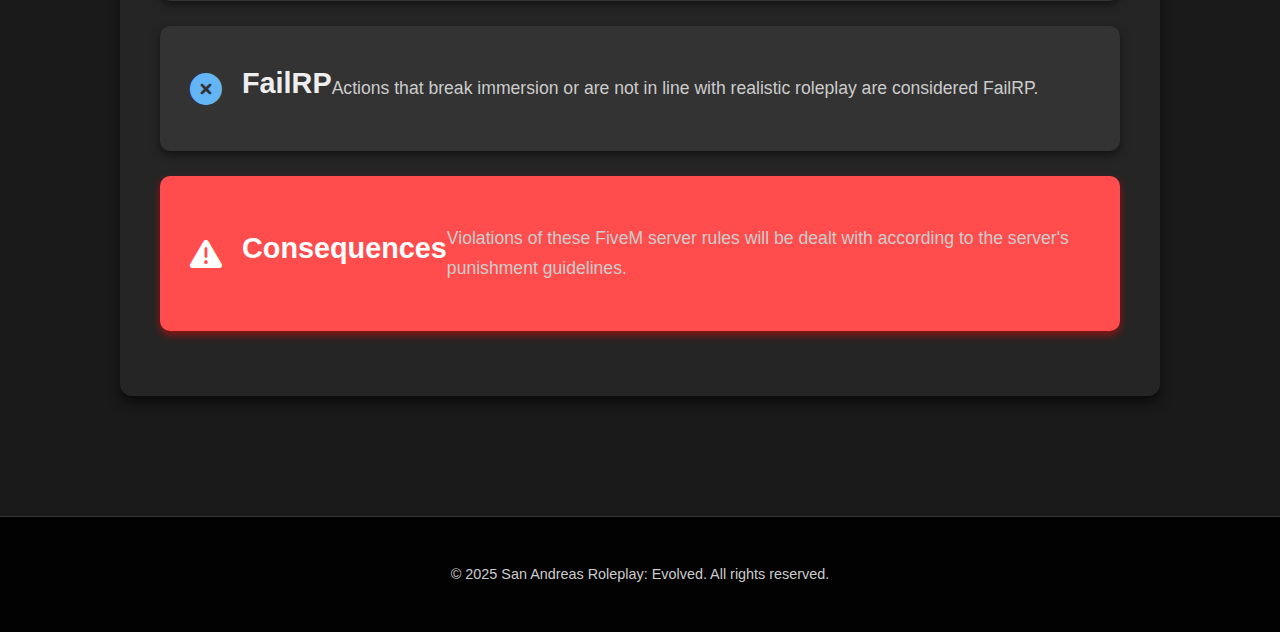
<file: guidelines.html>
<!DOCTYPE html>
<html lang="en">
<head>
    <meta charset="UTF-8">
    <meta name="viewport" content="width=device-width, initial-scale=1.0">
    <title>Guidelines - San Andreas Roleplay: Evolved</title>
    <link rel="stylesheet" href="guidelines.css">
    <link rel="stylesheet" href="navigation.css">
    <link rel="stylesheet" href="https://cdnjs.cloudflare.com/ajax/libs/font-awesome/6.0.0-beta3/css/all.min.css">
    <link rel="icon" href="images/favicon.ico" type="image/x-icon">
</head>
<body>
    <header>
        <div class="logo-container">
            <img src="images/logo.png" alt="San Andreas Roleplay: Evolved Logo" class="logo-image">
            <div class="logo-text">San Andreas Roleplay: Evolved</div>
        </div>
        <nav>
            <ul>
                <li><a href="index.html">Home</a></li>
                <li><a href="about.html">About</a></li>
                <li><a href="features.html">Features</a></li>
                <li><a href="media.html">Media</a></li>
                <li><a href="community.html">Community</a></li>
                <li><a href="apply.html">Apply</a></li>
                <li><a href="guidelines.html">Guidelines</a></li>
                <li><a href="cad.html" class="active">CAD Preview</a></li>
                <li><a href="support.html" class="active">Support hot_babby</a></li>
                <li><a href="adminlogin.html">Admin Login</a></li>
                        </ul>
        </nav>
    </header>

    <main>
        <section id="guidelines-hero">
            <div class="hero-content">
                <h1>Community & Server Guidelines</h1>
                <p>Ensuring a positive and immersive experience for everyone.</p>
            </div>
        </section>

        <section id="discord-rules" class="guidelines-section">
            <div class="container">
                <h2><i class="fab fa-discord"></i> Discord Rules</h2>
                <ul class="rules-list">
                    <li>
                        <i class="fas fa-users"></i>
                        <h3>Respect Everyone</h3>
                        <p>Treat all members with respect. No harassment, hate speech, racism, sexism, or discrimination of any kind.</p>
                    </li>
                    <li>
                        <i class="fas fa-theater-masks"></i>
                        <h3>No Drama</h3>
                        <p>Take personal issues to DMs or staff. Public drama or "call-out" posts are not allowed.</p>
                    </li>
                    <li>
                        <i class="fas fa-hashtag"></i>
                        <h3>Use Channels Properly</h3>
                        <p>Keep conversations in the correct channels. Don’t spam, flood, or go off-topic.</p>
                    </li>
                    <li>
                        <i class="fas fa-gavel"></i>
                        <h3>Follow Staff Instructions</h3>
                        <p>Staff decisions are final. Arguing with staff or disrespecting them will not be tolerated.</p>
                    </li>
                    <li>
                        <i class="fas fa-bullhorn"></i>
                        <h3>No Advertising</h3>
                        <p>Do not advertise other servers, discords, or services without staff permission.</p>
                    </li>
                    <li>
                        <i class="fas fa-ban"></i>
                        <h3>No NSFW Content</h3>
                        <p>Keep everything SFW. No explicit or inappropriate content allowed.</p>
                    </li>
                    <li>
                        <i class="fas fa-globe"></i>
                        <h3>English Only</h3>
                        <p>Please speak English in all public channels to keep communication clear.</p>
                    </li>
                    <li>
                        <i class="fas fa-mask"></i>
                        <h3>Roleplay Standards</h3>
                        <p>Keep roleplay-related discussions immersive and respectful. No meta-gaming, power-gaming, or fail-RP.</p>
                    </li>
                    <li>
                        <i class="fas fa-id-card"></i>
                        <h3>Usernames & Profile Pics</h3>
                        <p>Must be appropriate and not impersonate staff or other members.</p>
                    </li>
                    <li>
                        <i class="fas fa-flag"></i>
                        <h3>Reporting Issues</h3>
                        <p>Use the proper channels to report players or staff. Do not start witch hunts or call-outs.</p>
                    </li>
                    <li class="consequences">
                        <i class="fas fa-exclamation-triangle"></i>
                        <h3>Consequences</h3>
                        <p>Breaking these rules can result in warnings, mutes, kicks, or bans depending on severity.</p>
                    </li>
                </ul>
            </div>
        </section>

        <section id="fivem-rules" class="guidelines-section">
            <div class="container">
                <h2><i class="fas fa-gamepad"></i> FiveM Server Rules</h2>
                <p>*(You can add your specific FiveM server rules here using a similar list format as above)*</p>
                <ul class="rules-list">
                    <li>
                        <i class="fas fa-car"></i>
                        <h3>Vehicle Operation</h3>
                        <p>Drive realistically and follow server traffic laws. No reckless driving or intentional collisions.</p>
                    </li>
                    <li>
                        <i class="fas fa-handcuffs"></i>
                        <h3>Combat & Interactions</h3>
                        <p>Engage in realistic and justifiable conflict. No random violence (RDM) or vehicle deathmatch (VDM).</p>
                    </li>
                    <li>
                        <i class="fas fa-briefcase"></i>
                        <h3>Economy & Realism</h3>
                        <p>Respect the server's economy and strive for realistic roleplay scenarios.</p>
                    </li>
                    <li>
                        <i class="fas fa-exclamation-circle"></i>
                        <h3>Exploits & Cheating</h3>
                        <p>Any form of exploiting game mechanics or cheating is strictly prohibited and will result in severe penalties.</p>
                    </li>
                    <li>
                        <i class="fas fa-microphone-alt"></i>
                        <h3>Voice Communication</h3>
                        <p>Use appropriate voice levels and language during roleplay. No voice spamming or soundboard abuse.</p>
                    </li>
                    <li>
                        <i class="fas fa-arrow-alt-circle-left"></i>
                        <h3>New Life Rule (NLR)</h3>
                        <p>After being killed, you cannot remember the circumstances leading to your death or seek revenge immediately.</p>
                    </li>
                    <li>
                        <i class="fas fa-power-off"></i>
                        <h3>Going Off Duty (OOC)</h3>
                        <p>Use designated channels or methods to indicate when you are going out of character.</p>
                    </li>
                    <li>
                        <i class="fas fa-info-circle"></i>
                        <h3>Metagaming</h3>
                        <p>Using out-of-character information in character is strictly prohibited.</p>
                    </li>
                    <li>
                        <i class="fas fa-bolt"></i>
                        <h3>Powergaming</h3>
                        <p>Performing actions that are unrealistic or give your character an unfair advantage is not allowed.</p>
                    </li>
                    <li>
                        <i class="fas fa-times-circle"></i>
                        <h3>FailRP</h3>
                        <p>Actions that break immersion or are not in line with realistic roleplay are considered FailRP.</p>
                    </li>
                    <li class="consequences">
                        <i class="fas fa-exclamation-triangle"></i>
                        <h3>Consequences</h3>
                        <p>Violations of these FiveM server rules will be dealt with according to the server's punishment guidelines.</p>
                    </li>
                </ul>
            </div>
        </section>
    </main>

    <footer>
        <p>&copy; 2025 San Andreas Roleplay: Evolved. All rights reserved.</p>
    </footer>
</body>
</html>
</file>
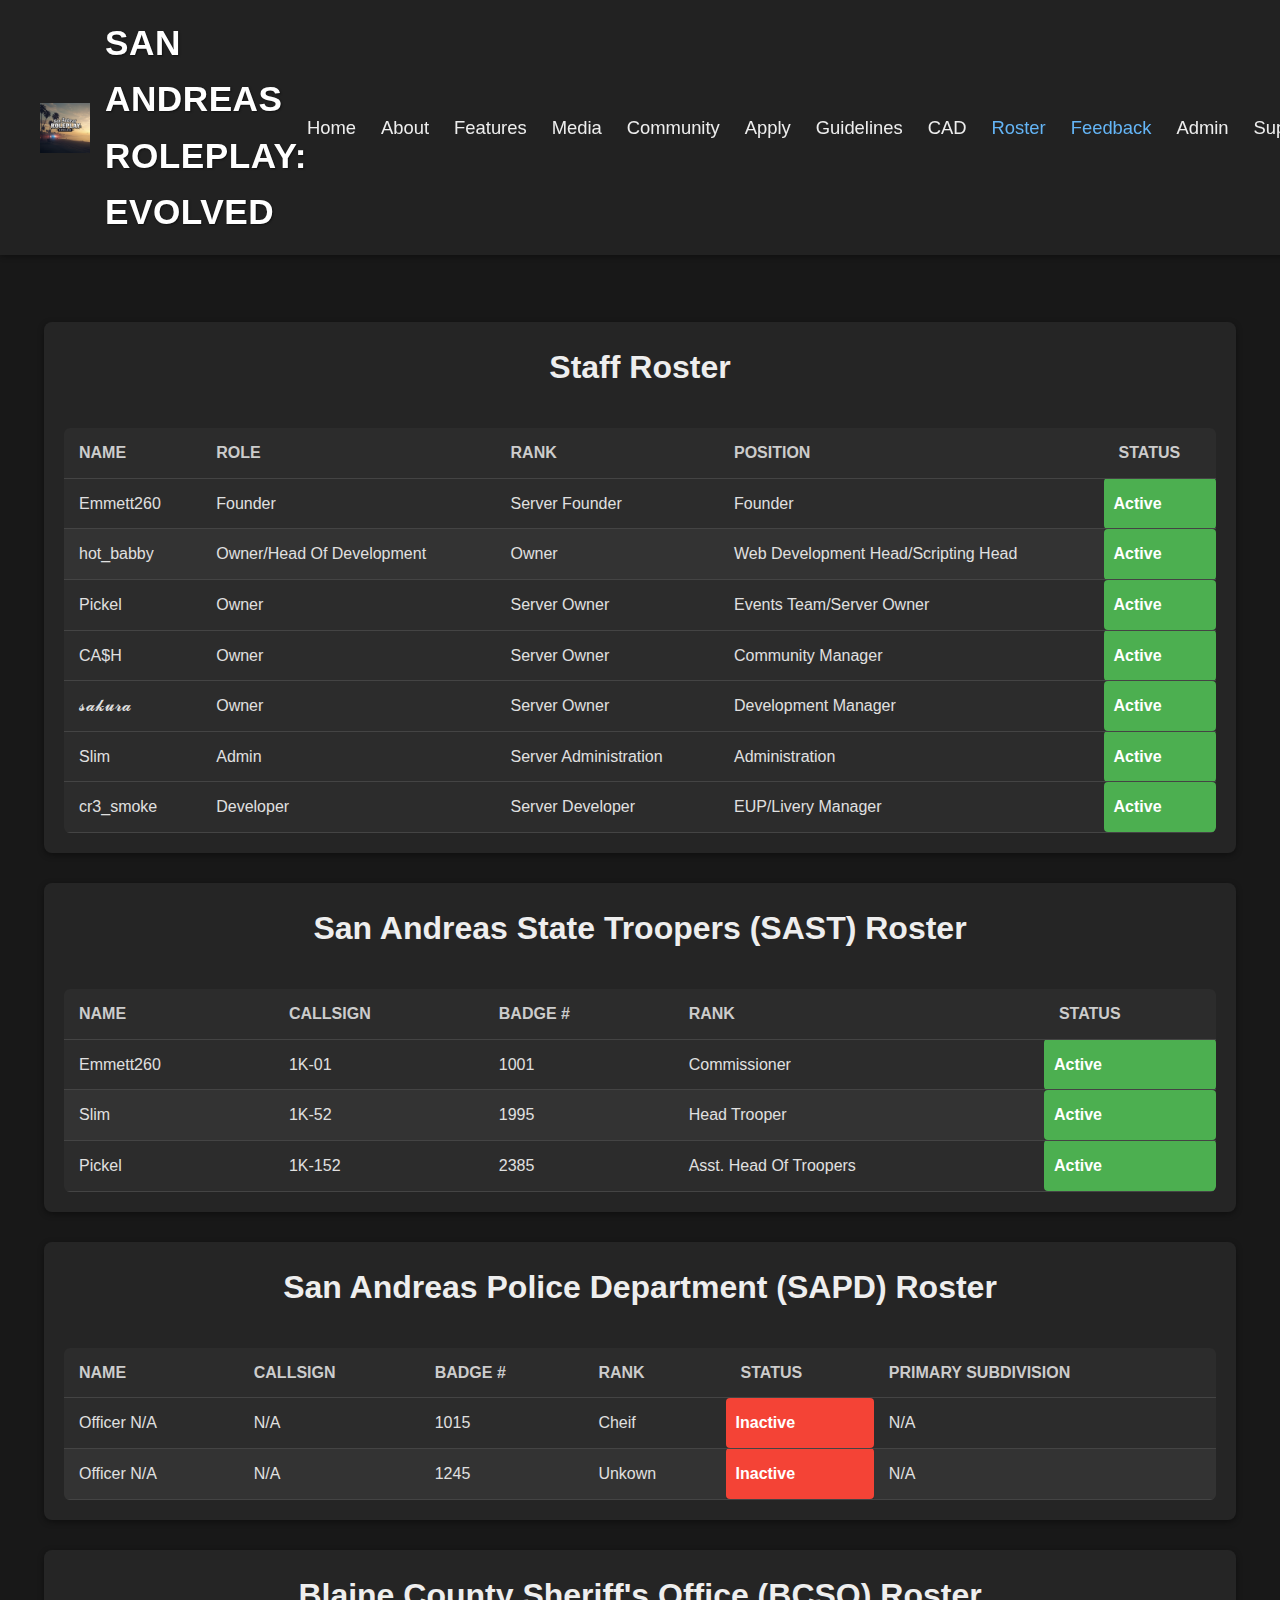
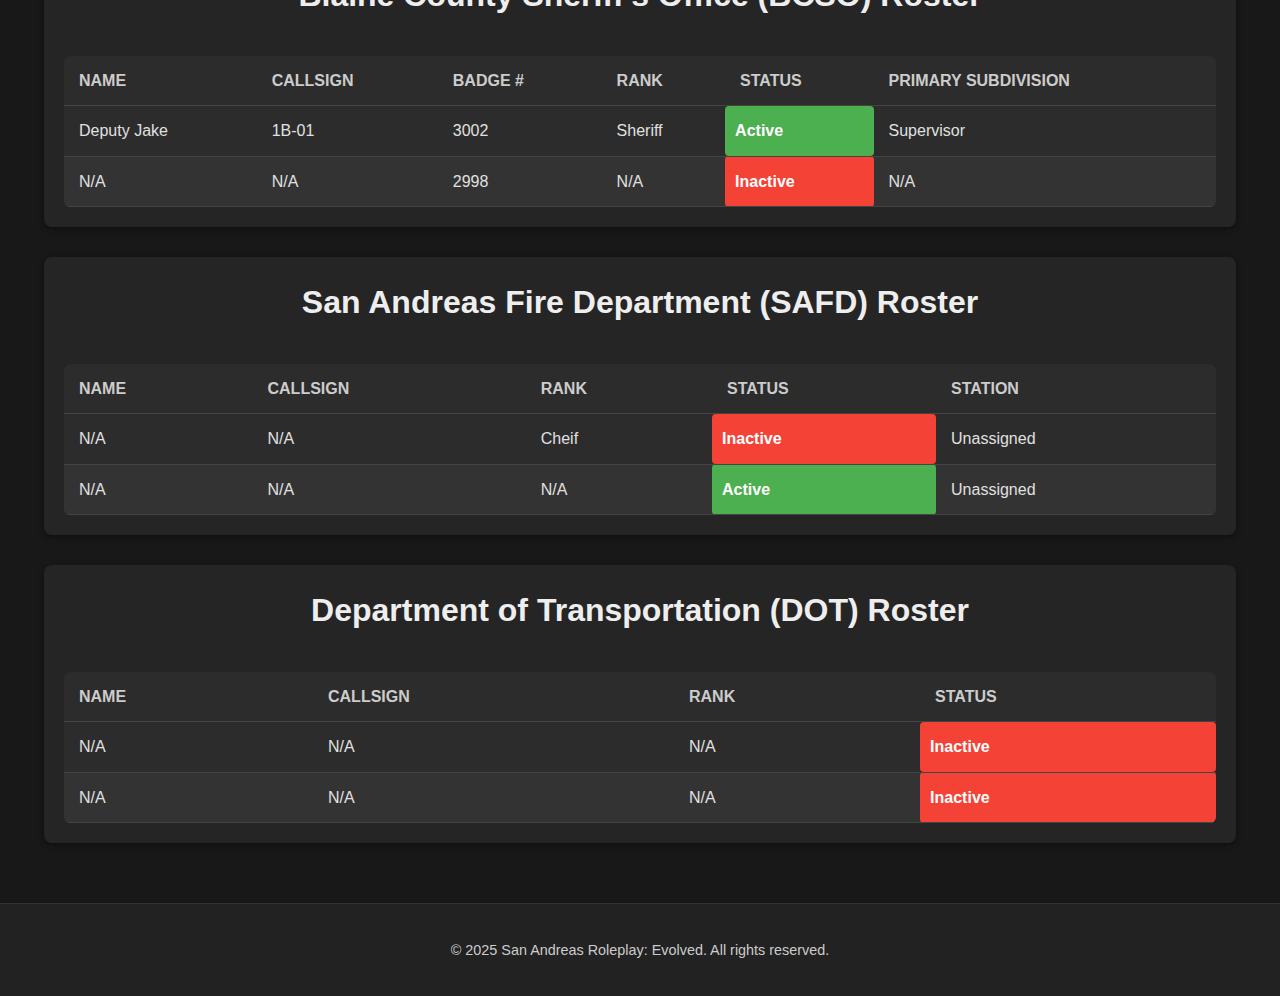
<file: roster.html>
<!DOCTYPE html>
<html lang="en">
<head>
    <meta charset="UTF-8">
    <meta name="viewport" content="width=device-width, initial-scale=1.0">
    <title>Roster - San Andreas Roleplay: Evolved</title>
    <link rel="stylesheet" href="roster.css">
    <link rel="stylesheet" href="navigation.css">
    <link rel="icon" href="images/favicon.ico" type="image/x-icon">
 </head>
</head>
<body>
    <header>
        <div class="logo-container">
            <img src="images/logo.png" alt="San Andreas Roleplay: Evolved Logo" class="logo-image">
            <div class="logo-text">San Andreas Roleplay: Evolved</div>
        </div>
        <nav>
            <ul>
                <li><a href="index.html">Home</a></li>
                <li><a href="about.html">About</a></li>
                <li><a href="features.html">Features</a></li>
                <li><a href="media.html">Media</a></li>
                <li><a href="community.html">Community</a></li>
                <li><a href="apply.html">Apply</a></li>
                <li><a href="guidelines.html">Guidelines</a></li>
                <li><a href="cad.html">CAD</a></li>
                <li><a href="roster.html" class="active">Roster</a></li>
                <li><a href="feedback.html" class="active">Feedback</a></li>
                <li><a href="adminlogin.html">Admin</a></li>
                <li><a href="support.html">Support</a></li>
            </ul>
        </nav>
    </header>

    <br>
    <br>
    <br>
    <br>
    <br>

    <center><h1> Up to date as of 4/26/25 9:05 PM CDT </h1></center>

    <main id="roster-page">
        <section class="roster-section">
            <h2>Staff Roster</h2>
            <div class="roster-table-container">
                <table>
                    <thead>
                        <tr>
                            <th>Name</th>
                            <th>Role</th>
                            <th>Rank</th>
                            <th>Position</th>
                            <th>Status</th>
                        </tr>
                    </thead>
                    <tbody>
                        <tr>
                            <td>Emmett260</td>
                            <td>Founder</td>
                            <td>Server Founder</td>
                            <td>Founder</td>
                            <td class="status active">Active</td>
                        </tr>
                        <tr>
                            <td>hot_babby</td>
                            <td>Owner/Head Of Development</td>
                            <td>Owner</td>
                            <td>Web Development Head/Scripting Head</td>
                            <td class="status active">Active</td>
                        </tr>
                        <tbody>
                            <tr>
                                <td>Pickel</td>
                                <td>Owner</td>
                                <td>Server Owner</td>
                                <td>Events Team/Server Owner</td>
                                <td class="status active">Active</td>
                            </tr>
                            <tbody>
                                <tr>
                                    <td>CA$H</td>
                                    <td> Owner</td>
                                    <td>Server Owner</td>
                                    <td>Community Manager</td>
                                    <td class="status active">Active</td>
                                </tr>
                                <tbody>
                                    <tr>
                                        <td>𝓼𝓪𝓴𝓾𝓻𝓪</td>
                                        <td>Owner</td>
                                        <td>Server Owner</td>
                                        <td>Development Manager</td>
                                        <td class="status active">Active</td>
                                    </tr>
                                    <tbody>
                                        <tr>
                                            <td>Slim</td>
                                            <td>Admin</td>
                                            <td>Server Administration</td>
                                            <td>Administration</td>
                                            <td class="status active">Active</td>
                                        </tr>
                                        <tbody>
                                            <tr>
                                                <td>cr3_smoke</td>
                                                <td>Developer</td>
                                                <td>Server Developer</td>
                                                <td>EUP/Livery Manager</td>
                                                <td class="status active">Active</td>
                                            </tr>
                        </tbody>
                </table>
            </div>
        </section>

        <section class="roster-section">
            <h2>San Andreas State Troopers (SAST) Roster</h2>
            <div class="roster-table-container">
                <table>
                    <thead>
                        <tr>
                            <th>Name</th>
                            <th>Callsign</th>
                            <th>Badge #</th>
                            <th>Rank</th>
                            <th>Status</th>
                        </tr>
                    </thead>
                    <tbody>
                        <tr>
                            <td>Emmett260</td>
                            <td>1K-01</td>
                            <td>1001</td>
                            <td>Commissioner</td>
                            <td class="status active">Active</td>
                        </tr>
                        <tr>
                            <td>Slim</td>
                            <td>1K-52</td>
                            <td>1995</td>
                            <td>Head Trooper</td>
                            <td class="status active">Active</td>
                        </tr>
                        <tbody>
                            <tr>
                                <td>Pickel</td>
                                <td>1K-152</td>
                                <td>2385</td>
                                <td>Asst. Head Of Troopers</td>
                                <td class="status active">Active</td>
                            </tr>
                        </tbody>
                </table>
            </div>
        </section>

        <section class="roster-section">
            <h2>San Andreas Police Department (SAPD) Roster</h2>
            <div class="roster-table-container">
                <table>
                    <thead>
                        <tr>
                            <th>Name</th>
                            <th>Callsign</th>
                            <th>Badge #</th>
                            <th>Rank</th>
                            <th>Status</th>
                            <th>Primary Subdivision</th>
                        </tr>
                    </thead>
                    <tbody>
                        <tr>
                            <td>Officer N/A</td>
                            <td>N/A</td>
                            <td>1015</td>
                            <td>Cheif</td>
                            <td class="status inactive">Inactive</td>
                            <td>N/A</td>
                        </tr>
                        <tr>
                            <td>Officer N/A</td>
                            <td>N/A</td>
                            <td>1245</td>
                            <td>Unkown</td>
                            <td class="status inactive">Inactive</td>
                            <td>N/A</td>
                        </tr>
                        </tbody>
                </table>
            </div>
        </section>

        <section class="roster-section">
            <h2>Blaine County Sheriff's Office (BCSO) Roster</h2>
            <div class="roster-table-container">
                <table>
                    <thead>
                        <tr>
                            <th>Name</th>
                            <th>Callsign</th>
                            <th>Badge #</th>
                            <th>Rank</th>
                            <th>Status</th>
                            <th>Primary Subdivision</th>
                        </tr>
                    </thead>
                    <tbody>
                        <tr>
                            <td>Deputy Jake</td>
                            <td>1B-01</td>
                            <td>3002</td>
                            <td>Sheriff</td>
                            <td class="status active">Active</td>
                            <td>Supervisor</td>
                        </tr>
                        <tr>
                            <td>N/A</td>
                            <td>N/A</td>
                            <td>2998</td>
                            <td>N/A</td>
                            <td class="status inactive">Inactive</td>
                            <td>N/A</td>
                        </tr>
                        </tbody>
                </table>
            </div>
        </section>

        <section class="roster-section">
            <h2>San Andreas Fire Department (SAFD) Roster</h2>
            <div class="roster-table-container">
                <table>
                    <thead>
                        <tr>
                            <th>Name</th>
                            <th>Callsign</th>
                            <th>Rank</th>
                            <th>Status</th>
                            <th>Station</th>
                        </tr>
                    </thead>
                    <tbody>
                        <tr>
                            <td>N/A</td>
                            <td>N/A</td>
                            <td>Cheif</td>
                            <td class="status inactive">Inactive</td>
                            <td>Unassigned</td>
                        </tr>
                        <tr>
                            <td>N/A</td>
                            <td>N/A</td>
                            <td>N/A</td>
                            <td class="status active">Active</td>
                            <td>Unassigned</td>
                        </tr>
                        </tbody>
                </table>
            </div>
        </section>

        <section class="roster-section">
            <h2>Department of Transportation (DOT) Roster</h2>
            <div class="roster-table-container">
                <table>
                    <thead>
                        <tr>
                            <th>Name</th>
                            <th>Callsign</th>
                            <th>Rank</th>
                            <th>Status</th>
                        </tr>
                    </thead>
                    <tbody>
                        <tr>
                            <td>N/A</td>
                            <td>N/A</td>
                            <td>N/A</td>
                            <td class="status inactive">Inactive</td>
                        </tr>
                        <tr>
                            <td>N/A</td>
                            <td>N/A</td>
                            <td>N/A</td>
                            <td class="status inactive">Inactive</td>
                        </tr>
                        </tbody>
                    </table>
                </div>
            </section>

        </main>

        <footer>
            <p>&copy; 2025 San Andreas Roleplay: Evolved. All rights reserved.</p>
        </footer>
</body>
</html>
</file>
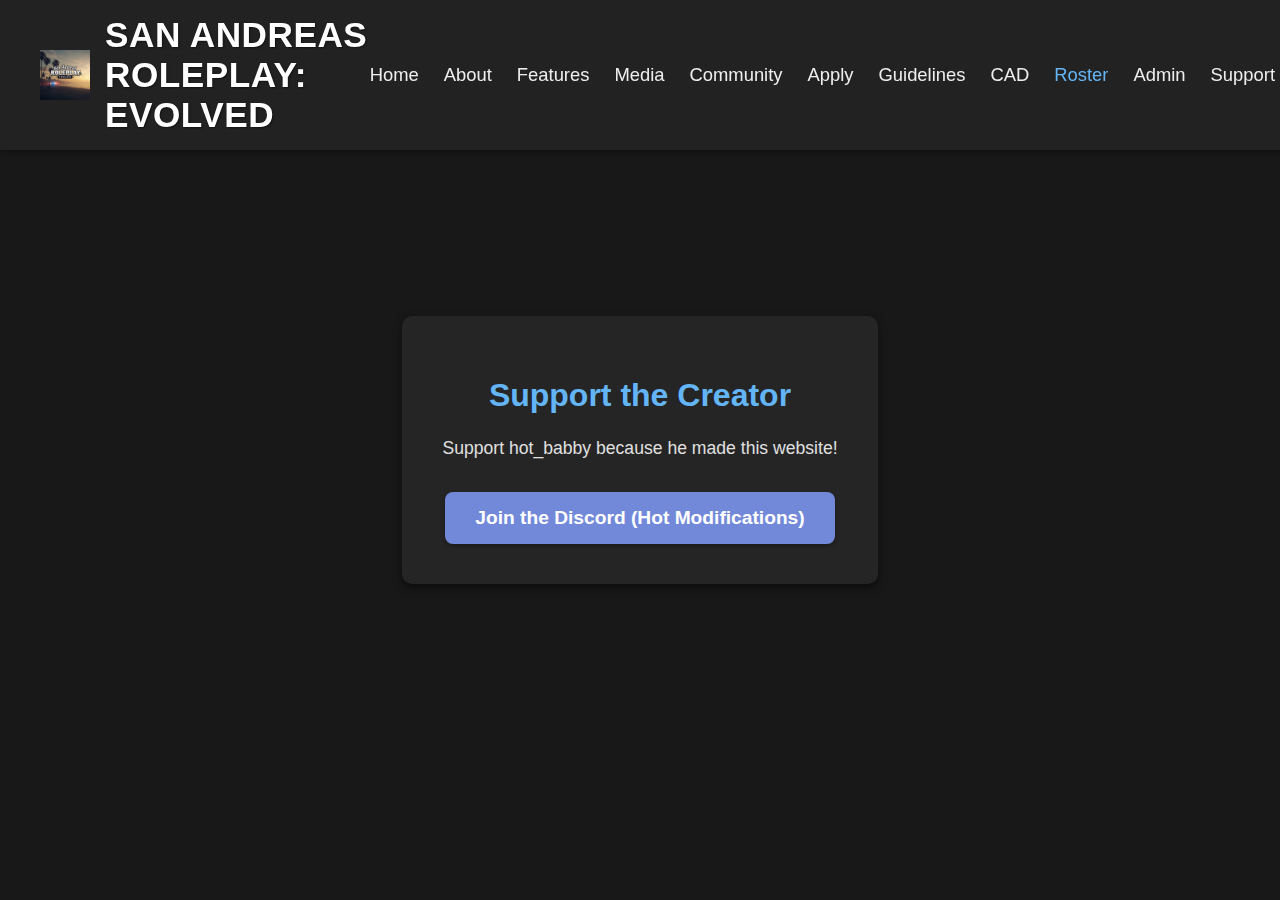
<file: support.html>
<!DOCTYPE html>
<html lang="en">
<head>
    <meta charset="UTF-8">
    <meta name="viewport" content="width=device-width, initial-scale=1.0">
    <title>Support the Creator</title>
    <link rel="stylesheet" href="support.css">
    <link rel="stylesheet" href="navigation.css">
    <link rel="icon" href="images/favicon.ico" type="image/x-icon">

</head>
<body>
    <header>
        <div class="logo-container">
            <img src="images/logo.png" alt="San Andreas Roleplay: Evolved Logo" class="logo-image">
            <div class="logo-text">San Andreas Roleplay: Evolved</div>
        </div>
        <nav>
            <ul>
                <li><a href="index.html">Home</a></li>
                <li><a href="about.html">About</a></li>
                <li><a href="features.html">Features</a></li>
                <li><a href="media.html">Media</a></li>
                <li><a href="community.html">Community</a></li>
                <li><a href="apply.html">Apply</a></li>
                <li><a href="guidelines.html">Guidelines</a></li>
                <li><a href="cad.html">CAD</a></li>
                <li><a href="roster.html" class="active">Roster</a></li>
                <li><a href="adminlogin.html">Admin</a></li>
                <li><a href="support.html">Support</a></li>
                        </ul>
        </nav>
    </header>
    <div class="support-container">
        <h1>Support the Creator</h1>
        <p>Support hot_babby because he made this website!</p>
        <a href="https://discord.gg/MEzMEzxAR4" class="discord-button" target="_blank" rel="noopener noreferrer">
            Join the Discord (Hot Modifications)
        </a>
    </div>
</body>
</html>
</file>
<file: admin.css>
/* admin.css */
body {
    margin: 0;
    font-family: 'Segoe UI', Tahoma, Geneva, Verdana, sans-serif;
    background: linear-gradient(90deg, #ff0000, #ff7f00, #ffff00, #00ff00, #0000ff, #4b0082, #8f00ff);
    background-size: 400% 400%;
    animation: rainbow 10s ease infinite;
    display: flex;
    justify-content: center;
    align-items: center;
    min-height: 100vh;
}

@keyframes rainbow {
    0% {
        background-position: 0% 50%;
    }
    50% {
        background-position: 100% 50%;
    }
    100% {
        background-position: 0% 50%;
    }
}

.login-container {
    background-color: rgba(0, 0, 0, 0.7);
    color: #fff;
    padding: 40px;
    border-radius: 15px;
    box-shadow: 0 8px 16px rgba(0, 0, 0, 0.5);
    text-align: center;
    width: 400px;
    max-width: 90%;
}

h1 {
    font-size: 2.5em;
    margin-bottom: 30px;
    text-shadow: 2px 2px 4px rgba(0, 0, 0, 0.8);
    letter-spacing: 1px;
}

.input-group {
    margin-bottom: 25px;
    text-align: left;
}

label {
    display: block;
    color: #eee;
    font-size: 1.1em;
    margin-bottom: 8px;
    text-shadow: 1px 1px 2px rgba(0, 0, 0, 0.6);
}

input[type="text"],
input[type="password"] {
    width: calc(100% - 20px);
    padding: 12px;
    border: none;
    border-radius: 8px;
    background-color: rgba(255, 255, 255, 0.1);
    color: #fff;
    font-size: 1em;
    transition: background-color 0.3s ease;
}

input[type="text"]:focus,
input[type="password"]:focus {
    background-color: rgba(255, 255, 255, 0.2);
    outline: none;
}

.login-button {
    background: linear-gradient(45deg, #64b5f6, #2979ff);
    color: #fff;
    padding: 15px 30px;
    border: none;
    border-radius: 10px;
    font-size: 1.2em;
    cursor: pointer;
    transition: background 0.3s ease, transform 0.2s ease;
    box-shadow: 0 4px 8px rgba(0, 0, 0, 0.4);
}

.login-button:hover {
    background: linear-gradient(45deg, #42a5f5, #1e60e6);
    transform: translateY(-2px);
}

.error-message {
    color: #ff4d4d;
    margin-top: 20px;
    font-size: 1em;
    text-shadow: 1px 1px 2px rgba(0, 0, 0, 0.8);
}
</file>
<file: apply.css>
/* apply.css */

/* Base Styles */
body {
    font-family: 'Segoe UI', Tahoma, Geneva, Verdana, sans-serif;
    margin: 0;
    padding: 0;
    background-color: #181818;
    color: #e0e0e0;
    line-height: 1.6;
    overflow-x: hidden;
}

header {
    background-color: #222;
    color: #fff;
    padding: 15px 40px;
    display: flex;
    justify-content: space-between;
    align-items: center;
    box-shadow: 0 2px 5px rgba(0, 0, 0, 0.3);
}

.logo-container {
    display: flex;
    align-items: center;
}

.logo-image {
    height: 40px;
    margin-right: 15px;
}

.logo-text {
    font-size: 1.8em;
    font-weight: bold;
    letter-spacing: 0.5px;
}

nav ul {
    list-style: none;
    padding: 0;
    margin: 0;
    display: flex;
}

nav ul li {
    margin-left: 25px;
}

nav ul li a {
    color: #ccc;
    text-decoration: none;
    font-size: 1.1em;
    transition: color 0.3s ease;
}

nav ul li a:hover,
nav ul li a.active {
    color: #64b5f6;
}

footer {
    background-color: #222;
    color: #ccc;
    text-align: center;
    padding: 20px;
    font-size: 0.9em;
    border-top: 1px solid #333;
}

main {
    padding: 40px;
}

.container {
    max-width: 700px;
    margin: 0 auto;
    padding: 30px;
    background-color: #282828;
    border-radius: 8px;
    box-shadow: 0 2px 6px rgba(0, 0, 0, 0.4);
}

/* Apply Hero Section */
#apply-hero {
    background: url('images/image6.png') center/cover no-repeat; /* Replace with your image */
    color: #fff;
    text-align: center;
    padding: 100px 0;
    margin-bottom: 40px;
    border-radius: 8px;
    box-shadow: 0 4px 12px rgba(0, 0, 0, 0.6);
    position: relative;
    overflow: hidden;
}

#apply-hero::before {
    content: '';
    position: absolute;
    top: 0;
    left: 0;
    width: 100%;
    height: 100%;
    background-color: rgba(0, 0, 0, 0.6);
}

#apply-hero .hero-content {
    position: relative;
    z-index: 1;
}

#apply-hero h1 {
    font-size: 2.8em;
    font-weight: bold;
    margin-bottom: 15px;
    letter-spacing: 0.5px;
    text-shadow: 2px 2px 4px rgba(0, 0, 0, 0.8);
}

#apply-hero p {
    font-size: 1.1em;
    text-shadow: 1px 1px 2px rgba(0, 0, 0, 0.7);
}

/* Application Form Section */
#application-form {
    padding: 40px 0;
}

#application-form h2 {
    font-size: 2em;
    color: #eee;
    margin-bottom: 20px;
    text-align: center;
}

form {
    display: flex;
    flex-direction: column;
}

.form-group {
    margin-bottom: 20px;
}

label {
    display: block;
    color: #ccc;
    margin-bottom: 5px;
    font-weight: bold;
}

input[type="text"],
input[type="number"],
textarea {
    padding: 10px;
    border: 1px solid #444;
    border-radius: 4px;
    background-color: #333;
    color: #eee;
    font-size: 1em;
}

input[type="text"]:focus,
input[type="number"]:focus,
textarea:focus {
    border-color: #64b5f6;
    outline: none;
}

textarea {
    resize: vertical;
}

.button {
    display: inline-block;
    padding: 12px 25px;
    text-decoration: none;
    border-radius: 8px;
    font-size: 1em;
    transition: background-color 0.3s ease, color 0.3s ease;
    text-align: center;
}

.button.primary {
    background-color: #4CAF50; /* Green for apply */
    color: #fff;
}

.button.primary:hover {
    background-color: #388E3C;
}

.form-message {
    margin-top: 20px;
    padding: 15px;
    border-radius: 4px;
    text-align: center;
}

.form-message.success {
    background-color: rgba(76, 175, 80, 0.2);
    color: #4CAF50;
    border: 1px solid #4CAF50;
}

.form-message.error {
    background-color: rgba(244, 67, 54, 0.2);
    color: #f44336;
    border: 1px solid #f44336;
}
</file>
<file: navigation.css>
/* navigation.css */

header {
    background-color: #222;
    color: #fff;
    padding: 15px 40px;
    display: flex;
    justify-content: space-between;
    align-items: center;
    box-shadow: 0 2px 5px rgba(0, 0, 0, 0.3);
    position: fixed;
    top: 0;
    left: 0;
    width: 100%;
    z-index: 100;
}

.logo-container {
    display: flex;
    align-items: center;
}

.logo-image {
    height: 50px;
    margin-right: 15px;
}

.logo-text {
    font-size: 2.2em;
    font-weight: bold;
    letter-spacing: 0.5px;
    text-transform: uppercase;
    text-shadow: 1px 1px 2px rgba(0, 0, 0, 0.5);
}

nav {
    display: flex;
    align-items: center;
}

nav ul {
    list-style: none;
    padding: 0;
    margin: 0;
    display: flex;
    padding-right: 20px; /* Add some right padding */
}

nav ul li {
    margin-left: 0;
    margin-right: 25px;
}

nav ul li:first-child {
    margin-left: 0;
}

nav ul li a {
    color: #eee;
    text-decoration: none;
    font-size: 1.15em;
    transition: color 0.3s ease;
}

nav ul li a:hover,
nav ul li a.active {
    color: #64b5f6;
}
</file>
<file: cad.css>
/* cad.css */

/* Base Styles */
body {
    font-family: 'Roboto', sans-serif; /* A clean and professional font */
    margin: 0;
    padding: 0;
    background-color: #1e1e1e;
    color: #dcdcdc;
    line-height: 1.6;
    overflow-x: hidden;
}

header {
    background-color: #2c2c2c;
    color: #fff;
    padding: 15px 40px;
    display: flex;
    justify-content: space-between;
    align-items: center;
    box-shadow: 0 2px 5px rgba(0, 0, 0, 0.3);
    position: fixed;
    top: 0;
    left: 0;
    width: 100%;
    z-index: 100;
}

.logo-container {
    display: flex;
    align-items: center;
}

.logo-image {
    height: 40px;
    margin-right: 15px;
}

.logo-text {
    font-size: 1.8em;
    font-weight: bold;
    letter-spacing: 0.5px;
}

nav ul {
    list-style: none;
    padding: 0;
    margin: 0;
    display: flex;
}

nav ul li {
    margin-left: 25px;
}

nav ul li a {
    color: #ccc;
    text-decoration: none;
    font-size: 1.1em;
    transition: color 0.3s ease;
}

nav ul li a:hover,
nav ul li a.active {
    color: #64b5f6;
}

main#cad-dashboard {
    padding-top: 70px; /* Adjust for fixed header */
    padding-bottom: 40px;
}

.container {
    max-width: 1200px;
    margin: 20px auto;
    padding: 30px;
    background-color: #252525;
    border-radius: 8px;
    box-shadow: 0 2px 6px rgba(0, 0, 0, 0.4);
}

h1, h2, h3 {
    color: #eee;
    margin-bottom: 20px;
}

h1 {
    font-size: 2.5em;
    text-align: center;
}

h2 {
    font-size: 2em;
}

h3 {
    font-size: 1.5em;
    margin-top: 0;
}

p {
    color: #bbb;
    line-height: 1.7;
    margin-bottom: 25px;
}

.dashboard-widgets {
    display: grid;
    grid-template-columns: repeat(auto-fit, minmax(200px, 1fr));
    gap: 20px;
    margin-top: 30px;
}

.widget {
    background-color: #333;
    padding: 20px;
    border-radius: 6px;
    text-align: center;
    box-shadow: 0 2px 4px rgba(0, 0, 0, 0.3);
}

.widget i {
    font-size: 2.5em;
    color: #64b5f6;
    margin-bottom: 10px;
}

.widget h3 {
    font-size: 1.3em;
    margin-bottom: 5px;
}

.widget .data {
    font-size: 1.8em;
    font-weight: bold;
    color: #fff;
}

.widget .data.online {
    color: #4CAF50;
}

.feature-highlight {
    background-color: #333;
    padding: 25px;
    border-radius: 6px;
    margin-bottom: 30px;
    display: flex;
    align-items: center;
}

.feature-highlight i {
    font-size: 2em;
    color: #64b5f6;
    margin-right: 20px;
}

.feature-highlight h3 {
    margin-bottom: 5px;
    flex-grow: 1;
}

.call-list h3, .unit-list h3, .rms-search h3 {
    font-size: 1.6em;
    margin-top: 30px;
    margin-bottom: 15px;
}

table {
    width: 100%;
    border-collapse: collapse;
    margin-top: 15px;
    background-color: #2c2c2c;
    border-radius: 6px;
    overflow: hidden;
}

th, td {
    padding: 12px 15px;
    text-align: left;
    border-bottom: 1px solid #444;
}

th {
    font-weight: bold;
    color: #eee;
}

tbody tr:nth-child(even) {
    background-color: #333;
}

.status {
    padding: 5px 10px;
    border-radius: 4px;
    font-weight: bold;
}

.status.active {
    background-color: #f44336;
    color: #fff;
}

.status.pending {
    background-color: #ff9800;
    color: #fff;
}

.status.available {
    background-color: #4CAF50;
    color: #fff;
}

.status.en-route {
    background-color: #2196F3;
    color: #fff;
}

.map-placeholder {
    background-color: #444;
    color: #888;
    border-radius: 6px;
    padding: 50px;
    text-align: center;
    font-size: 1.2em;
}

.map-placeholder i {
    font-size: 4em;
    margin-bottom: 15px;
}

.advanced-features {
    display: grid;
    grid-template-columns: repeat(auto-fit, minmax(250px, 1fr));
    gap: 20px;
    margin-top: 30px;
}

.advanced-feature-item {
    background-color: black

}
</file>
<file: community.css>
/* community.css */

/* Base Styles */
body {
    font-family: 'Segoe UI', Tahoma, Geneva, Verdana, sans-serif;
    margin: 0;
    padding: 0;
    background-color: #181818;
    color: #e0e0e0;
    line-height: 1.6;
    overflow-x: hidden;
}

header {
    background-color: #222;
    color: #fff;
    padding: 15px 40px;
    display: flex;
    justify-content: space-between;
    align-items: center;
    box-shadow: 0 2px 5px rgba(0, 0, 0, 0.3);
}

header {
    background-color: #222;
    color: #fff;
    padding: 15px 40px;
    display: flex;
    justify-content: space-between;
    align-items: center;
    box-shadow: 0 2px 5px rgba(0, 0, 0, 0.3);
}

.logo-container {
    display: flex;
    align-items: center;
}

.logo-image {
    height: 40px;
    margin-right: 15px;
}

.logo-text {
    font-size: 1.8em;
    font-weight: bold;
    letter-spacing: 0.5px;
}

nav ul {
    list-style: none;
    padding: 0;
    margin: 0;
    display: flex;
}

nav ul li {
    margin-left: 25px;
}

nav ul li a {
    color: #ccc;
    text-decoration: none;
    font-size: 1.1em;
    transition: color 0.3s ease;
}

nav ul li a:hover,
nav ul li a.active {
    color: #64b5f6;
}

footer {
    background-color: #222;
    color: #ccc;
    text-align: center;
    padding: 20px;
    font-size: 0.9em;
    border-top: 1px solid #333;
}

main {
    padding: 40px;
}

.container {
    max-width: 960px;
    margin: 0 auto;
    padding: 30px;
    background-color: #282828;
    border-radius: 8px;
    box-shadow: 0 2px 6px rgba(0, 0, 0, 0.4);
    margin-bottom: 30px;
}

/* Community Hero Section */
#community-hero {
    background: url('images/image5.png') center/cover no-repeat; /* Replace with your image */
    color: #fff;
    text-align: center;
    padding: 120px 0;
    margin-bottom: 40px;
    border-radius: 8px;
    box-shadow: 0 4px 12px rgba(0, 0, 0, 0.6);
    position: relative;
    overflow: hidden;
}

#community-hero::before {
    content: '';
    position: absolute;
    top: 0;
    left: 0;
    width: 100%;
    height: 100%;
    background-color: rgba(0, 0, 0, 0.6);
}

#community-hero .hero-content {
    position: relative;
    z-index: 1;
}

#community-hero h1 {
    font-size: 3em;
    font-weight: bold;
    margin-bottom: 15px;
    letter-spacing: 0.5px;
    text-shadow: 2px 2px 4px rgba(0, 0, 0, 0.8);
}

#community-hero p {
    font-size: 1.2em;
    text-shadow: 1px 1px 2px rgba(0, 0, 0, 0.7);
}

/* Community Sections */
.community-section {
    margin-bottom: 40px;
}

.section-heading {
    text-align: center;
    margin-bottom: 30px;
}

.section-heading i {
    font-size: 2.5em;
    color: #64b5f6;
    margin-bottom: 15px;
}

.section-heading h2 {
    font-size: 2.2em;
    color: #eee;
    margin-bottom: 10px;
}

.section-heading p {
    color: #ccc;
    line-height: 1.7;
    max-width: 700px;
    margin: 0 auto;
}

/* Discord Section */
.discord-widget {
    text-align: center;
}

.discord-widget p {
    margin-bottom: 20px;
}

/* Forums Section */
.forums-link {
    text-align: center;
}

.forums-link p {
    margin-bottom: 20px;
}

/* Social Media Section */
.social-links {
    text-align: center;
    margin-top: 20px;
}

.social-icon {
    display: inline-block;
    font-size: 1.8em;
    color: #ccc;
    margin: 0 15px;
    transition: color 0.3s ease;
}

.social-icon:hover {
    color: #64b5f6;
}

/* Community Guidelines Section */
.guidelines-link {
    text-align: center;
    margin-top: 20px;
}

/* Buttons */
.button {
    display: inline-block;
    padding: 12px 25px;
    text-decoration: none;
    border-radius: 8px;
    font-size: 1em;
    transition: background-color 0.3s ease, color 0.3s ease;
}

.button.primary {
    background-color: #7289da; /* Discord color */
    color: #fff;
}

.button.primary:hover {
    background-color: #5865f2;
}

.button.secondary {
    background-color: #f57c00; /* Example forum color */
    color: #fff;
}

.button.secondary:hover {
    background-color: #e65100;
}

.button.tertiary {
    background-color: #4CAF50; /* Example guidelines color */
    color: #fff;
}

.button.tertiary:hover {
    background-color: #388E3C;
}
</file>
<file: feedback.css>
/* feedback.css */

body {
    font-family: 'Segoe UI', Tahoma, Geneva, Verdana, sans-serif;
    margin: 0;
    padding: 0;
    background-color: #181818;
    color: #e0e0e0;
    line-height: 1.6;
}

header {
    background-color: #222;
    color: #fff;
    padding: 15px 40px;
    display: flex;
    justify-content: space-between;
    align-items: center;
    box-shadow: 0 2px 5px rgba(0, 0, 0, 0.3);
    position: fixed;
    top: 0;
    left: 0;
    width: 100%;
    z-index: 100;
}

.logo-container {
    display: flex;
    align-items: center;
}

.logo-image {
    height: 40px;
    margin-right: 15px;
}

.logo-text {
    font-size: 1.8em;
    font-weight: bold;
    letter-spacing: 0.5px;
}

nav ul {
    list-style: none;
    padding: 0;
    margin: 0;
    display: flex;
}

nav ul li {
    margin-left: 25px;
}

nav ul li a {
    color: #ccc;
    text-decoration: none;
    font-size: 1.1em;
    transition: color 0.3s ease;
}

nav ul li a:hover,
nav ul li a.active {
    color: #64b5f6;
}

main#feedback-page {
    padding-top: 70px;
    padding-bottom: 30px;
    display: flex;
    justify-content: center;
    align-items: center;
    min-height: calc(100vh - 130px); /* Adjust for header and footer */
}

.feedback-section {
    background-color: #252525;
    padding: 40px;
    border-radius: 8px;
    box-shadow: 0 4px 8px rgba(0, 0, 0, 0.5);
    width: 80%;
    max-width: 700px;
}

.feedback-section h1 {
    color: #eee;
    text-align: center;
    margin-bottom: 20px;
}

.feedback-section p {
    color: #ccc;
    text-align: center;
    margin-bottom: 30px;
}

.form-group {
    margin-bottom: 20px;
}

label {
    display: block;
    color: #ddd;
    margin-bottom: 8px;
    font-weight: bold;
}

input[type="text"],
input[type="email"],
select,
textarea {
    width: calc(100% - 20px);
    padding: 10px;
    border: 1px solid #444;
    border-radius: 4px;
    background-color: #333;
    color: #eee;
    font-size: 1em;
}

textarea {
    resize: vertical;
}

.submit-button {
    background-color: #64b5f6;
    color: #fff;
    padding: 12px 20px;
    border: none;
    border-radius: 6px;
    font-size: 1.1em;
    cursor: pointer;
    transition: background-color 0.3s ease;
}

.submit-button:hover {
    background-color: #42a5f5;
}

.submission-message {
    margin-top: 20px;
    text-align: center;
    font-weight: bold;
}

.submission-message.success {
    color: #4CAF50;
}

.submission-message.error {
    color: #f44336;
}

footer {
    background-color: #222;
    color: #ccc;
    text-align: center;
    padding: 20px;
    font-size: 0.9em;
    border-top: 1px solid #333;
}

/* Responsive adjustments */
@media (max-width: 768px) {
    .feedback-section {
        width: 95%;
        padding: 30px;
    }
}
</file>
<file: guidelines.css>
/* guidelines.css */

/* Base Styles */
body {
    font-family: 'Montserrat', sans-serif; /* A more modern, fancy font */
    margin: 0;
    padding: 0;
    background-color: #1a1a1a;
    color: #e0e0e0;
    line-height: 1.8;
    overflow-x: hidden;
}

header {
    background-color: rgba(0, 0, 0, 0.9);
    color: #fff;
    padding: 20px 40px;
    display: flex;
    justify-content: space-between;
    align-items: center;
    box-shadow: 0 4px 8px rgba(0, 0, 0, 0.5);
    position: fixed;
    top: 0;
    left: 0;
    width: 100%;
    z-index: 100;
}

.logo-container {
    display: flex;
    align-items: center;
}

.logo-image {
    height: 50px;
    margin-right: 15px;
}

.logo-text {
    font-size: 2.5em;
    font-weight: bold;
    letter-spacing: 1px;
    text-transform: uppercase;
    text-shadow: 2px 2px 4px #000;
}

nav ul {
    list-style: none;
    padding: 0;
    margin: 0;
    display: flex;
}

nav ul li {
    margin-left: 30px;
}

nav ul li a {
    color: #ddd;
    text-decoration: none;
    font-size: 1.2em;
    transition: color 0.3s ease;
}

nav ul li a:hover,
nav ul li a.active {
    color: #64b5f6;
    text-shadow: 1px 1px 2px #000;
}

main {
    padding-top: 80px; /* Adjust for fixed header */
    padding-bottom: 60px;
}

footer {
    background-color: rgba(0, 0, 0, 0.9);
    color: #ccc;
    text-align: center;
    padding: 30px;
    font-size: 0.9em;
    border-top: 1px solid #333;
}

.container {
    max-width: 960px;
    margin: 50px auto;
    padding: 40px;
    background-color: #252525;
    border-radius: 12px;
    box-shadow: 0 6px 12px rgba(0, 0, 0, 0.6);
}

/* Guidelines Hero Section */
#guidelines-hero {
    background: url('images/image7.png') center/cover no-repeat; /* Replace with your image */
    color: #fff;
    text-align: center;
    padding: 150px 0;
    margin-bottom: 60px;
    border-radius: 12px;
    box-shadow: 0 8px 16px rgba(0, 0, 0, 0.7);
    position: relative;
    overflow: hidden;
}

#guidelines-hero::before {
    content: '';
    position: absolute;
    top: 0;
    left: 0;
    width: 100%;
    height: 100%;
    background-color: rgba(0, 0, 0, 0.7);
    opacity: 0.8;
}

#guidelines-hero .hero-content {
    position: relative;
    z-index: 1;
}

#guidelines-hero h1 {
    font-size: 4em;
    font-weight: bold;
    margin-bottom: 20px;
    letter-spacing: 1.5px;
    text-shadow: 3px 3px 6px #000;
}

#guidelines-hero p {
    font-size: 1.5em;
    text-shadow: 1px 1px 3px #000;
    max-width: 700px;
    margin: 0 auto;
}

/* Guidelines Sections */
.guidelines-section {
    margin-bottom: 60px;
}

.guidelines-section h2 {
    font-size: 2.8em;
    color: #64b5f6;
    margin-bottom: 30px;
    text-align: center;
    text-shadow: 1px 1px 2px #000;
}

.guidelines-section h2 i {
    margin-right: 15px;
}

/* Rules List */
.rules-list {
    list-style: none;
    padding: 0;
}

.rules-list li {
    background-color: #333;
    padding: 30px;
    border-radius: 10px;
    margin-bottom: 25px;
    box-shadow: 0 4px 8px rgba(0, 0, 0, 0.5);
    display: flex;
    align-items: center;
}

.rules-list li i {
    font-size: 2em;
    color: #64b5f6;
    margin-right: 20px;
    flex-shrink: 0;
}

.rules-list li h3 {
    font-size: 1.8em;
    color: #eee;
    margin-top: 0;
    margin-bottom: 10px;
}

.rules-list li p {
    color: #ccc;
    font-size: 1.1em;
    line-height: 1.7;
}

.rules-list li.consequences {
    background-color: #ff4d4d; /* A more prominent color for consequences */
    color: #fff;
    box-shadow: 0 4px 8px rgba(255, 0, 0, 0.5);
}

.rules-list li.consequences i {
    color: #fff;
}

.rules-list li.consequences h3 {
    color: #fff;
}

/* Responsive Design (Optional, for better mobile experience) */
@media (max-width: 768px) {
    .rules-list li {
        flex-direction: column;
        align-items: flex-start;
    }

    .rules-list li i {
        margin-bottom: 15px;
        margin-right: 0;
    }
}
</file>
<file: roster.css>
/* roster.css */

body {
    font-family: 'Segoe UI', Tahoma, Geneva, Verdana, sans-serif;
    margin: 0;
    padding: 0;
    background-color: #181818;
    color: #e0e0e0;
    line-height: 1.6;
}

header {
    background-color: #222;
    color: #fff;
    padding: 15px 40px;
    display: flex;
    justify-content: space-between;
    align-items: center;
    box-shadow: 0 2px 5px rgba(0, 0, 0, 0.3);
    position: fixed;
    top: 0;
    left: 0;
    width: 100%;
    z-index: 100;
}

.logo-container {
    display: flex;
    align-items: center;
}

.logo-image {
    height: 40px;
    margin-right: 15px;
}

.logo-text {
    font-size: 1.8em;
    font-weight: bold;
    letter-spacing: 0.5px;
}

nav ul {
    list-style: none;
    padding: 0;
    margin: 0;
    display: flex;
}

nav ul li {
    margin-left: 25px;
}

nav ul li a {
    color: #ccc;
    text-decoration: none;
    font-size: 1.1em;
    transition: color 0.3s ease;
}

nav ul li a:hover,
nav ul li a.active {
    color: #64b5f6;
}

main#roster-page {
    padding-top: 70px;
    padding-bottom: 30px;
}

.roster-section {
    margin: 30px auto;
    max-width: 90%;
    background-color: #252525;
    border-radius: 8px;
    box-shadow: 0 2px 6px rgba(0, 0, 0, 0.4);
    padding: 20px;
}

.roster-section h2 {
    color: #eee;
    margin-top: 0;
    margin-bottom: 20px;
    text-align: center;
    font-size: 2em;
}

.roster-table-container {
    overflow-x: auto; /* Enable horizontal scrolling for wider tables */
}

table {
    width: 100%;
    border-collapse: collapse;
    margin-top: 15px;
    background-color: #2c2c2c;
    border-radius: 6px;
    overflow: hidden;
}

th, td {
    padding: 12px 15px;
    text-align: left;
    border-bottom: 1px solid #444;
}

th {
    font-weight: bold;
    color: #ccc;
    text-transform: uppercase;
}

tbody tr:nth-child(even) {
    background-color: #333;
}

.status {
    padding: 5px 10px;
    border-radius: 4px;
    font-weight: bold;
}

.status.active {
    background-color: #4CAF50;
    color: #fff;
}

.status.inactive {
    background-color: #f44336;
    color: #fff;
}

.status.loa {
    background-color: #0008ff;
    color: #fff;
}

.status.underinvestigation {
    background-color: #f44336;
    color: #fff;
}

footer {
    background-color: #222;
    color: #ccc;
    text-align: center;
    padding: 20px;
    font-size: 0.9em;
    border-top: 1px solid #333;
}

/* Responsive adjustments */
@media (max-width: 768px) {
    .roster-section {
        margin: 20px auto;
        padding: 15px;
    }

    .roster-section h2 {
        font-size: 1.8em;
    }

    th, td {
        padding: 8px 10px;
        font-size: 0.9em;
    }
}
</file>
<file: support.css>
/* support.css */
body {
    font-family: 'Segoe UI', Tahoma, Geneva, Verdana, sans-serif;
    margin: 0;
    background-color: #181818;
    color: #e0e0e0;
    display: flex;
    justify-content: center;
    align-items: center;
    min-height: 100vh;
}

.support-container {
    background-color: #252525;
    padding: 40px;
    border-radius: 10px;
    box-shadow: 0 4px 8px rgba(0, 0, 0, 0.5);
    text-align: center;
}

h1 {
    color: #64b5f6;
    margin-bottom: 20px;
}

p {
    font-size: 1.1em;
    line-height: 1.6;
    margin-bottom: 30px;
}

.discord-button {
    display: inline-block;
    padding: 15px 30px;
    background-color: #7289da; /* Discord color */
    color: #fff;
    text-decoration: none;
    border-radius: 8px;
    font-size: 1.2em;
    font-weight: bold;
    transition: background-color 0.3s ease, transform 0.2s ease;
    box-shadow: 0 2px 4px rgba(0, 0, 0, 0.3);
}

.discord-button:hover {
    background-color: #5865f2;
    transform: translateY(-2px);
}
</file>
